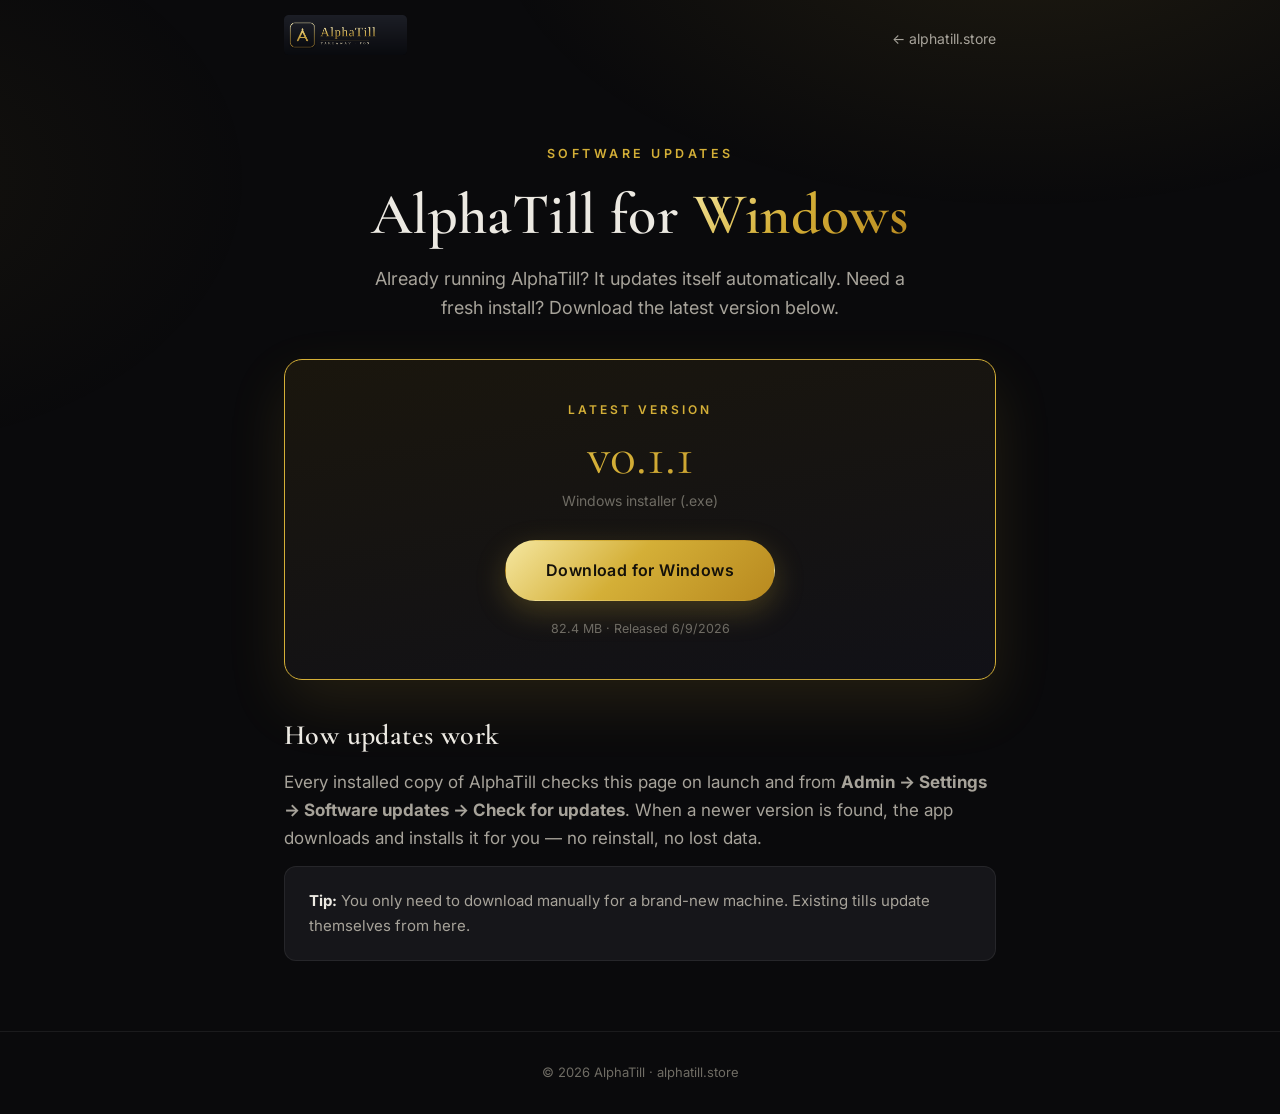
<file: updates/index.html>
<!DOCTYPE html>
<html lang="en">
<head>
<meta charset="UTF-8" />
<meta name="viewport" content="width=device-width, initial-scale=1.0" />
<title>Software Updates — AlphaTill</title>
<meta name="description" content="Download the latest version of AlphaTill for Windows. Installed apps update automatically from this page." />
<meta name="robots" content="noindex" />
<link rel="icon" href="../img/logo.png" />
<link rel="preconnect" href="https://fonts.googleapis.com" />
<link rel="preconnect" href="https://fonts.gstatic.com" crossorigin />
<link href="https://fonts.googleapis.com/css2?family=Cormorant+Garamond:wght@500;600;700&family=Inter:wght@400;500;600;700&display=swap" rel="stylesheet" />
<link rel="stylesheet" href="../css/style.css" />
<style>
.up-wrap { max-width: 760px; margin: 0 auto; padding: 0 24px; position: relative; z-index: 1; }
.up-head { display: flex; align-items: center; justify-content: space-between; height: 78px; }
.up-head img { height: 40px; }
.up-head a.back { font-size: 14px; color: var(--text-soft); }
.up-head a.back:hover { color: var(--gold-lite); }

.up-hero { text-align: center; padding: 60px 0 26px; }
.up-hero h1 { font-size: clamp(36px, 6vw, 58px); margin-bottom: 16px; }
.up-hero p { color: var(--text-soft); font-size: 18px; max-width: 540px; margin: 0 auto; }

.dl-card {
  background: linear-gradient(170deg, #1a160d, #111117);
  border: 1px solid var(--gold);
  border-radius: 18px;
  padding: 40px;
  text-align: center;
  box-shadow: 0 24px 60px rgba(212,175,55,0.12);
  margin: 10px 0 40px;
}
.dl-card .ver-eyebrow { font-size: 12px; letter-spacing: 3px; text-transform: uppercase; color: var(--gold); font-weight: 600; }
.dl-card .ver { font-family: var(--serif); font-size: 54px; line-height: 1.1; margin: 6px 0 4px; }
.dl-card .plat { color: var(--text-dim); font-size: 14px; margin-bottom: 28px; }
.dl-card .btn { font-size: 16px; padding: 16px 40px; }
.dl-card .meta { color: var(--text-dim); font-size: 12.5px; margin-top: 18px; }
.dl-card .err { color: var(--text-soft); font-size: 15px; }

.up-section { padding: 0 0 40px; }
.up-section h2 { font-size: 28px; margin-bottom: 16px; }
.up-section p { color: var(--text-soft); margin-bottom: 14px; }
.up-note { background: var(--bg-card); border: 1px solid var(--line-soft); border-radius: 12px; padding: 22px 24px; color: var(--text-soft); font-size: 15px; }
.up-note b { color: var(--text); }
footer.up-foot { border-top: 1px solid var(--line-soft); padding: 30px 0; text-align: center; color: var(--text-dim); font-size: 13px; margin-top: 30px; }
</style>
</head>
<body>

<header>
  <div class="up-wrap up-head">
    <a href="../index.html"><img src="../img/logo.png" alt="AlphaTill" /></a>
    <a class="back" href="../index.html">← alphatill.store</a>
  </div>
</header>

<div class="up-wrap">
  <div class="up-hero">
    <span class="eyebrow">Software updates</span>
    <h1>AlphaTill for <span class="gold-text">Windows</span></h1>
    <p>Already running AlphaTill? It updates itself automatically. Need a fresh install? Download the latest version below.</p>
  </div>

  <div class="dl-card" id="dlCard">
    <div class="ver-eyebrow">Latest version</div>
    <div class="ver gold-text" id="verNum">…</div>
    <div class="plat" id="relDate">Checking for the newest release…</div>
    <a class="btn btn-gold" id="dlBtn" href="#" style="display:none;">Download for Windows</a>
    <div class="err" id="dlErr" style="display:none;">No release has been published yet. Check back soon.</div>
    <div class="meta" id="dlMeta"></div>
  </div>

  <div class="up-section">
    <h2>How updates work</h2>
    <p>Every installed copy of AlphaTill checks this page on launch and from <b>Admin → Settings → Software updates → Check for updates</b>. When a newer version is found, the app downloads and installs it for you — no reinstall, no lost data.</p>
    <div class="up-note">
      <b>Tip:</b> You only need to download manually for a brand-new machine. Existing tills update themselves from here.
    </div>
  </div>
</div>

<footer class="up-foot">
  © 2026 AlphaTill · alphatill.store
</footer>

<script>
// Read electron-updater's latest.yml and present the newest build.
(function () {
  const verNum = document.getElementById('verNum');
  const relDate = document.getElementById('relDate');
  const dlBtn = document.getElementById('dlBtn');
  const dlErr = document.getElementById('dlErr');
  const dlMeta = document.getElementById('dlMeta');

  function showNoRelease() {
    verNum.textContent = '—';
    relDate.textContent = '';
    dlBtn.style.display = 'none';
    dlErr.style.display = 'block';
  }

  fetch('latest.yml', { cache: 'no-store' })
    .then(function (r) { if (!r.ok) throw new Error('no feed'); return r.text(); })
    .then(function (text) {
      const ver = (text.match(/^version:\s*(.+)$/m) || [])[1];
      // electron-updater lists the installer under files[].url (URL-encoded) and/or path:
      let file = (text.match(/url:\s*(.+)/) || [])[1] || (text.match(/^path:\s*(.+)$/m) || [])[1];
      const sizeM = (text.match(/size:\s*(\d+)/) || [])[1];
      const dateM = (text.match(/releaseDate:\s*['"]?([^'"\n]+)/) || [])[1];
      if (!ver || !file) return showNoRelease();

      file = file.trim().replace(/^['"]|['"]$/g, '');
      verNum.textContent = 'v' + ver.trim();
      relDate.textContent = 'Windows installer (.exe)';
      dlBtn.href = file;                 // relative to /updates/
      dlBtn.setAttribute('download', '');
      dlBtn.style.display = 'inline-block';
      dlErr.style.display = 'none';

      let meta = [];
      if (sizeM) meta.push((sizeM / 1048576).toFixed(1) + ' MB');
      if (dateM) { const d = new Date(dateM); if (!isNaN(d)) meta.push('Released ' + d.toLocaleDateString()); }
      dlMeta.textContent = meta.join(' · ');
    })
    .catch(showNoRelease);
})();
</script>
</body>
</html>
</file>
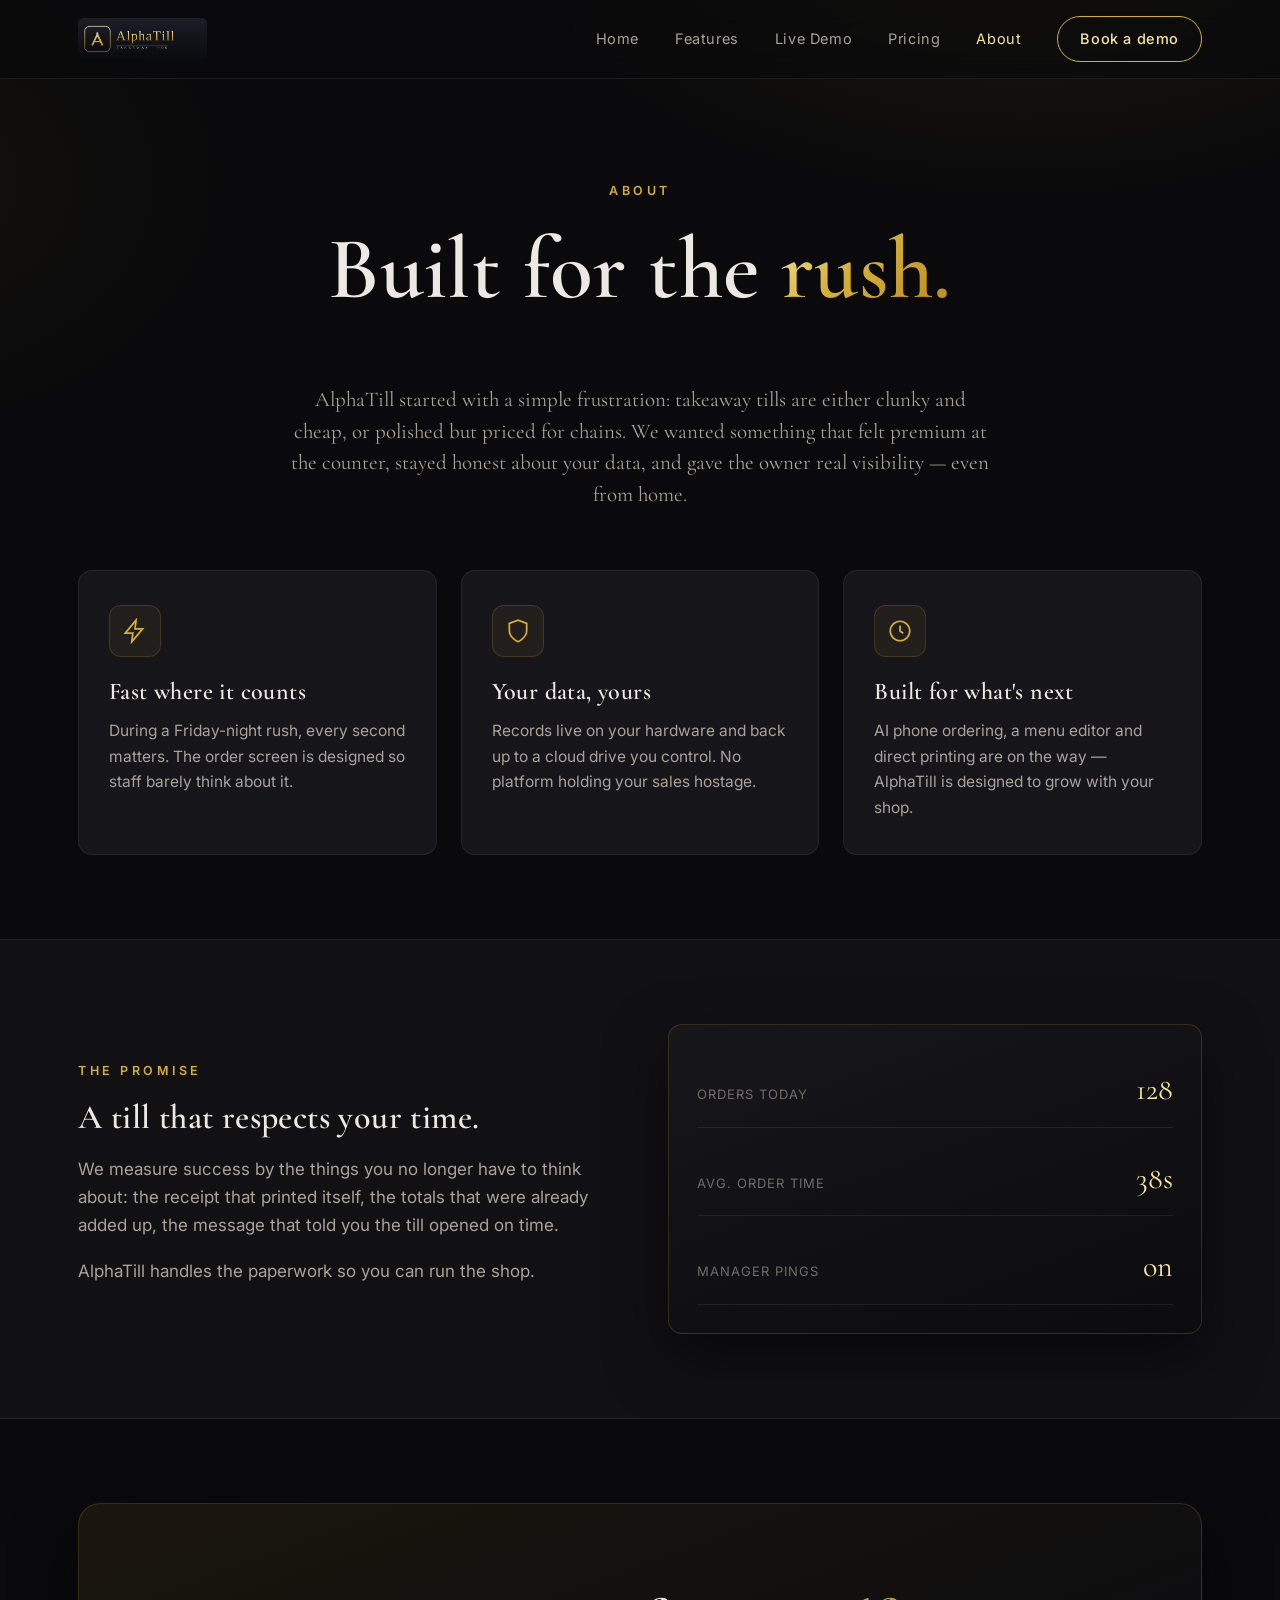
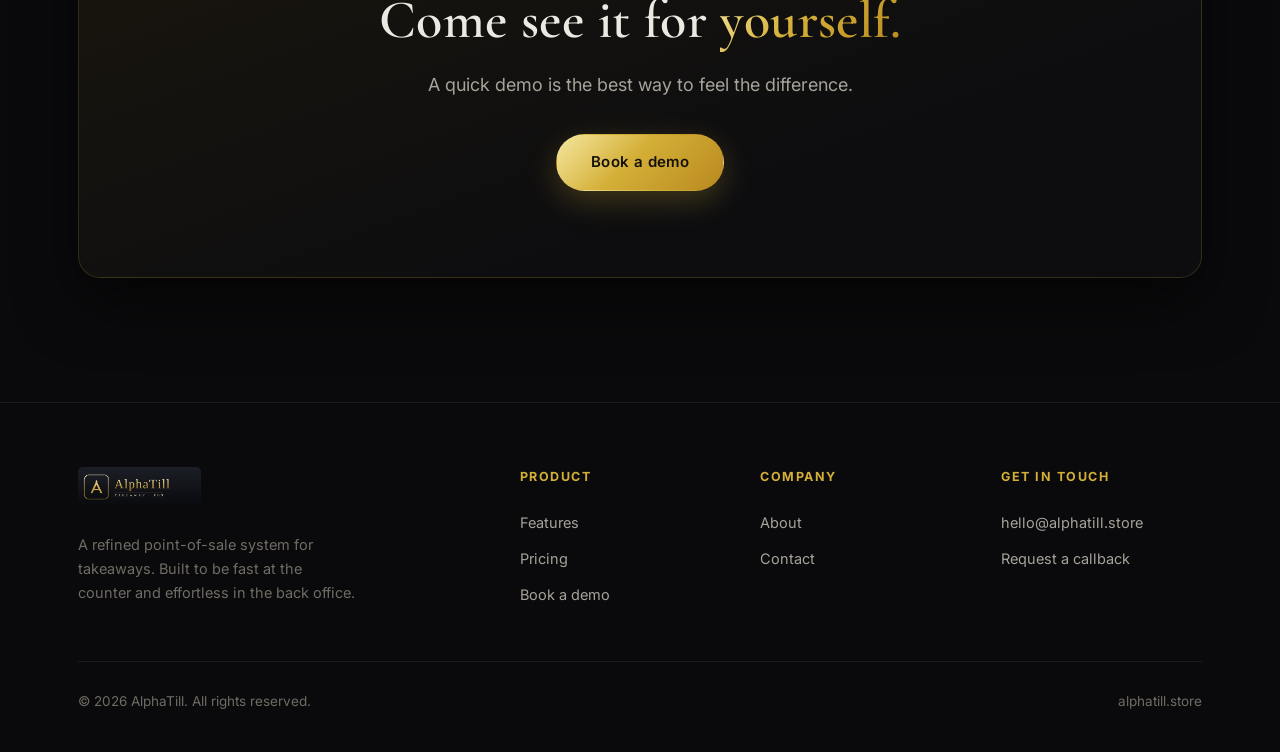
<file: about.html>
<!DOCTYPE html>
<html lang="en">
<head>
<meta charset="UTF-8" />
<meta name="viewport" content="width=device-width, initial-scale=1.0" />
<title>About — AlphaTill</title>
<meta name="description" content="AlphaTill was built by people who know the takeaway rush — a till that respects your time and your data." />
<link rel="icon" href="img/logo.png" />
<link rel="preconnect" href="https://fonts.googleapis.com" />
<link rel="preconnect" href="https://fonts.gstatic.com" crossorigin />
<link href="https://fonts.googleapis.com/css2?family=Cormorant+Garamond:wght@500;600;700&family=Inter:wght@400;500;600;700&display=swap" rel="stylesheet" />
<link rel="stylesheet" href="css/style.css" />
</head>
<body>

<header class="site">
  <div class="wrap nav">
    <a href="index.html" class="logo"><img src="img/logo.png" alt="AlphaTill" /></a>
    <nav class="nav-links">
      <a href="index.html">Home</a>
      <a href="features.html">Features</a>
      <a href="demo.html">Live Demo</a>
      <a href="pricing.html">Pricing</a>
      <a href="about.html" class="active">About</a>
      <a href="contact.html" class="nav-cta">Book a demo</a>
    </nav>
    <button class="menu-toggle" aria-label="Menu">☰</button>
  </div>
</header>

<section class="hero" style="padding-bottom:30px;">
  <div class="wrap">
    <span class="eyebrow">About</span>
    <h1>Built for the <span class="gold-text">rush.</span></h1>
  </div>
</section>

<section style="padding-top:10px;">
  <div class="wrap about-lead reveal">
    <p>AlphaTill started with a simple frustration: takeaway tills are either clunky and cheap, or polished but priced for chains. We wanted something that felt premium at the counter, stayed honest about your data, and gave the owner real visibility — even from home.</p>
  </div>

  <div class="wrap">
    <div class="values">
      <div class="card reveal">
        <div class="icon"><svg viewBox="0 0 24 24"><path d="M13 2L3 14h7l-1 8 10-12h-7l1-8z"/></svg></div>
        <h3>Fast where it counts</h3>
        <p>During a Friday-night rush, every second matters. The order screen is designed so staff barely think about it.</p>
      </div>
      <div class="card reveal">
        <div class="icon"><svg viewBox="0 0 24 24"><path d="M12 22s8-4 8-10V5l-8-3-8 3v7c0 6 8 10 8 10z"/></svg></div>
        <h3>Your data, yours</h3>
        <p>Records live on your hardware and back up to a cloud drive you control. No platform holding your sales hostage.</p>
      </div>
      <div class="card reveal">
        <div class="icon"><svg viewBox="0 0 24 24"><circle cx="12" cy="12" r="9"/><path d="M12 7v5l3 2"/></svg></div>
        <h3>Built for what's next</h3>
        <p>AI phone ordering, a menu editor and direct printing are on the way — AlphaTill is designed to grow with your shop.</p>
      </div>
    </div>
  </div>
</section>

<section style="background:var(--bg-soft); border-top:1px solid var(--line-soft); border-bottom:1px solid var(--line-soft);">
  <div class="wrap">
    <div class="feature-row" style="border:0;padding:0;">
      <div class="feature-text reveal">
        <span class="eyebrow">The promise</span>
        <h3>A till that respects your time.</h3>
        <p>We measure success by the things you no longer have to think about: the receipt that printed itself, the totals that were already added up, the message that told you the till opened on time.</p>
        <p>AlphaTill handles the paperwork so you can run the shop.</p>
      </div>
      <div class="feature-art reveal">
        <div class="art-stat"><span class="label">Orders today</span><span class="val">128</span></div>
        <div class="art-stat"><span class="label">Avg. order time</span><span class="val">38s</span></div>
        <div class="art-stat"><span class="label">Manager pings</span><span class="val">on</span></div>
      </div>
    </div>
  </div>
</section>

<section>
  <div class="wrap">
    <div class="cta-band reveal">
      <h2>Come see it for <span class="gold-text">yourself.</span></h2>
      <p>A quick demo is the best way to feel the difference.</p>
      <a href="contact.html" class="btn btn-gold">Book a demo</a>
    </div>
  </div>
</section>

<footer class="site">
  <div class="wrap">
    <div class="foot-grid">
      <div class="foot-brand"><img src="img/logo.png" alt="AlphaTill" /><p>A refined point-of-sale system for takeaways. Built to be fast at the counter and effortless in the back office.</p></div>
      <div class="foot-col"><h5>Product</h5><a href="features.html">Features</a><a href="pricing.html">Pricing</a><a href="contact.html">Book a demo</a></div>
      <div class="foot-col"><h5>Company</h5><a href="about.html">About</a><a href="contact.html">Contact</a></div>
      <div class="foot-col"><h5>Get in touch</h5><a href="mailto:hello@alphatill.store">hello@alphatill.store</a><a href="contact.html">Request a callback</a></div>
    </div>
    <div class="foot-bottom"><span>© 2026 AlphaTill. All rights reserved.</span><span>alphatill.store</span></div>
  </div>
</footer>

<script src="js/main.js"></script>
</body>
</html>
</file>
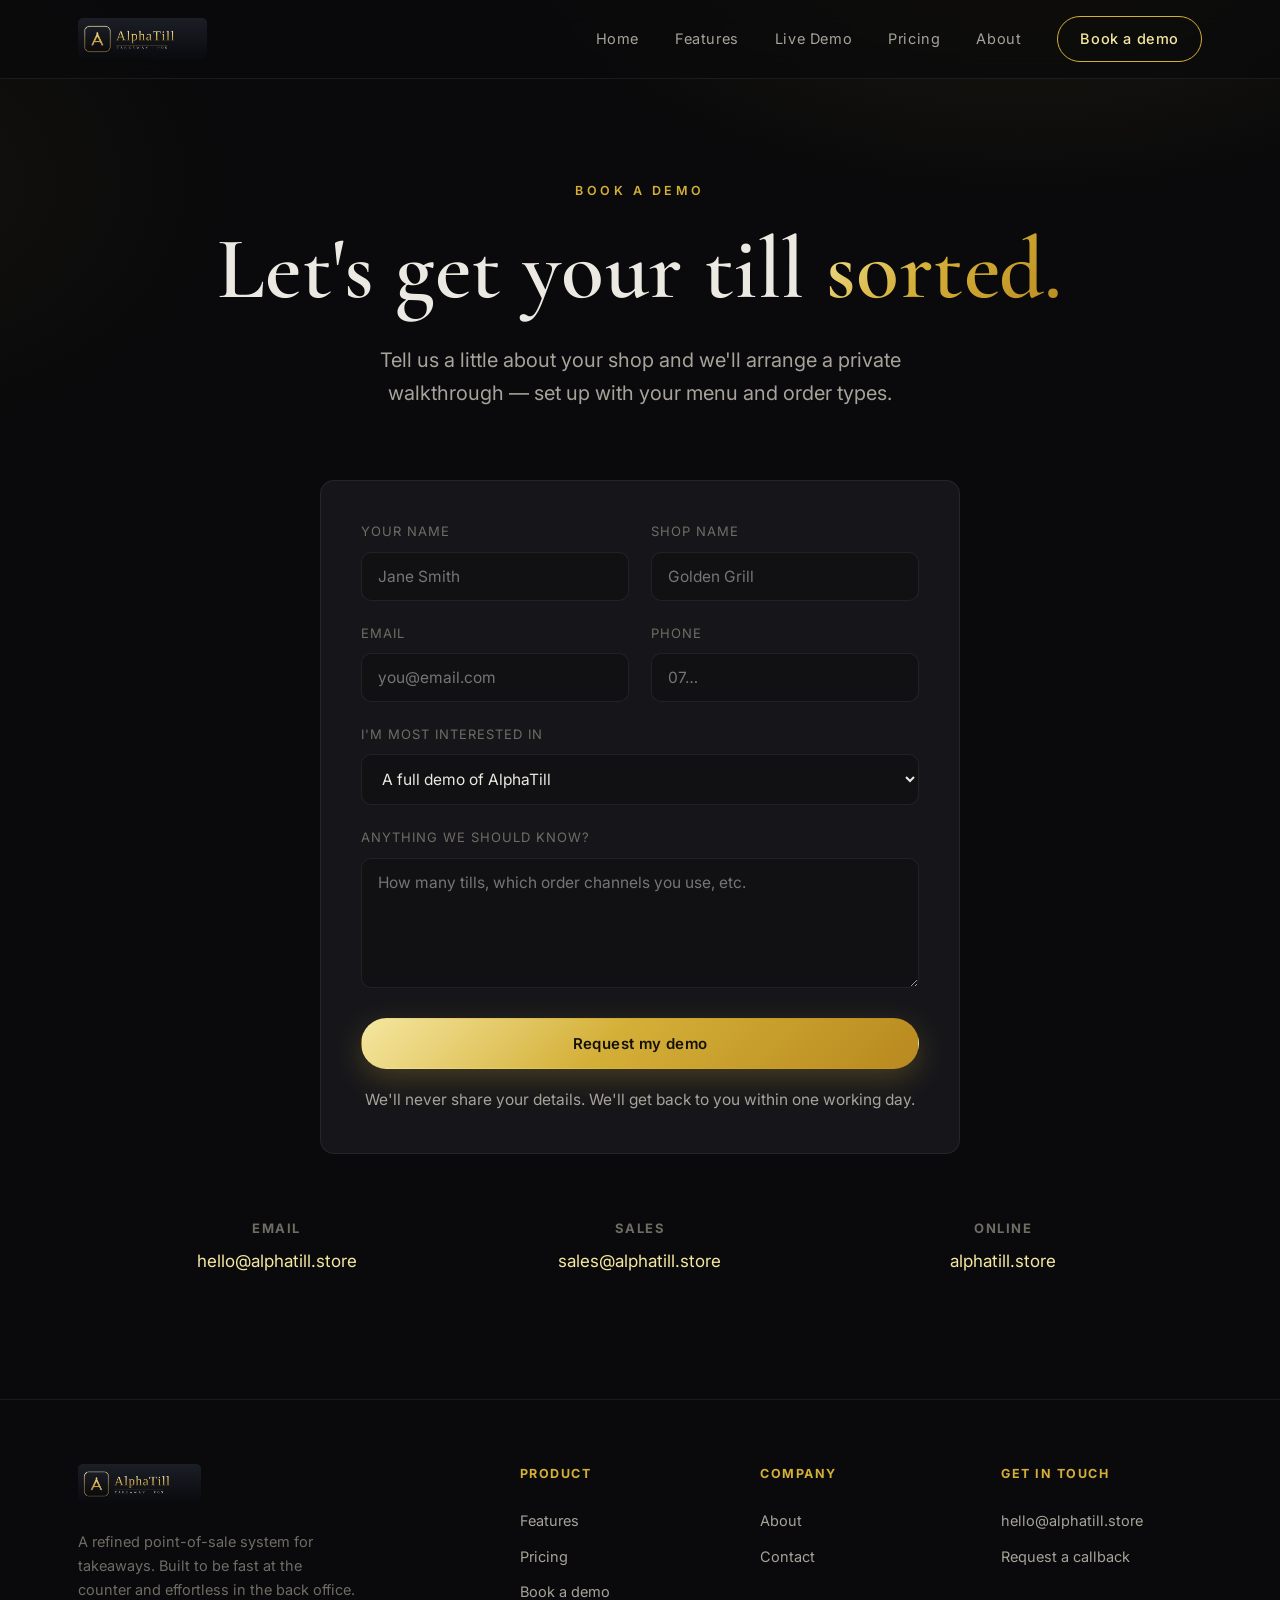
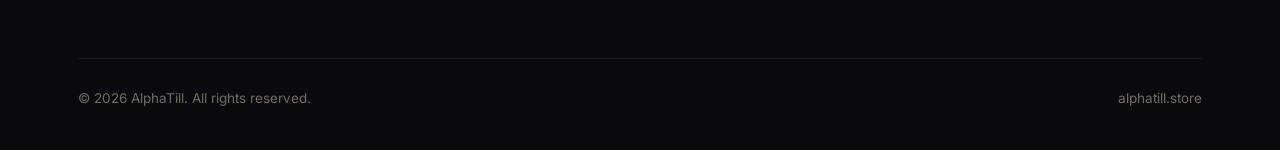
<file: contact.html>
<!DOCTYPE html>
<html lang="en">
<head>
<meta charset="UTF-8" />
<meta name="viewport" content="width=device-width, initial-scale=1.0" />
<title>Book a demo — AlphaTill</title>
<meta name="description" content="Book a private AlphaTill demo or request a callback. We'll set it up with your menu." />
<link rel="icon" href="img/logo.png" />
<link rel="preconnect" href="https://fonts.googleapis.com" />
<link rel="preconnect" href="https://fonts.gstatic.com" crossorigin />
<link href="https://fonts.googleapis.com/css2?family=Cormorant+Garamond:wght@500;600;700&family=Inter:wght@400;500;600;700&display=swap" rel="stylesheet" />
<link rel="stylesheet" href="css/style.css" />
</head>
<body>

<header class="site">
  <div class="wrap nav">
    <a href="index.html" class="logo"><img src="img/logo.png" alt="AlphaTill" /></a>
    <nav class="nav-links">
      <a href="index.html">Home</a>
      <a href="features.html">Features</a>
      <a href="demo.html">Live Demo</a>
      <a href="pricing.html">Pricing</a>
      <a href="about.html">About</a>
      <a href="contact.html" class="nav-cta active">Book a demo</a>
    </nav>
    <button class="menu-toggle" aria-label="Menu">☰</button>
  </div>
</header>

<section class="hero" style="padding-bottom:20px;">
  <div class="wrap">
    <span class="eyebrow">Book a demo</span>
    <h1>Let's get your till <span class="gold-text">sorted.</span></h1>
    <p class="lead">Tell us a little about your shop and we'll arrange a private walkthrough — set up with your menu and order types.</p>
  </div>
</section>

<section style="padding-top:10px;">
  <div class="wrap">
    <div class="form-wrap">

      <form id="demo-form" class="card" style="padding:40px;">
        <div class="form-grid">
          <div class="field">
            <label for="name">Your name</label>
            <input id="name" name="name" type="text" required placeholder="Jane Smith" />
          </div>
          <div class="field">
            <label for="shop">Shop name</label>
            <input id="shop" name="shop" type="text" placeholder="Golden Grill" />
          </div>
        </div>
        <div class="form-grid">
          <div class="field">
            <label for="email">Email</label>
            <input id="email" name="email" type="email" required placeholder="you@email.com" />
          </div>
          <div class="field">
            <label for="phone">Phone</label>
            <input id="phone" name="phone" type="tel" placeholder="07…" />
          </div>
        </div>
        <div class="field">
          <label for="interest">I'm most interested in</label>
          <select id="interest" name="interest">
            <option>A full demo of AlphaTill</option>
            <option>Pricing & which plan suits me</option>
            <option>AI phone ordering</option>
            <option>Moving from my current till</option>
            <option>Something else</option>
          </select>
        </div>
        <div class="field">
          <label for="message">Anything we should know?</label>
          <textarea id="message" name="message" placeholder="How many tills, which order channels you use, etc."></textarea>
        </div>
        <button type="submit" class="btn btn-gold" style="width:100%;">Request my demo</button>
        <p class="form-note">We'll never share your details. We'll get back to you within one working day.</p>
      </form>

      <div id="form-ok" class="card reveal in" style="display:none; text-align:center; padding:54px 40px;">
        <div style="font-size:46px; margin-bottom:14px;" class="gold-text">✓</div>
        <h2 style="font-size:34px; margin-bottom:12px;">Thank you.</h2>
        <p style="color:var(--text-soft);">Your request is in. We'll be in touch within one working day to arrange your walkthrough.</p>
        <div style="margin-top:26px;"><a href="index.html" class="btn btn-ghost">Back to home</a></div>
      </div>

    </div>

    <div class="wrap contact-info">
      <div class="ci"><h4>Email</h4><p>hello@alphatill.store</p></div>
      <div class="ci"><h4>Sales</h4><p>sales@alphatill.store</p></div>
      <div class="ci"><h4>Online</h4><p>alphatill.store</p></div>
    </div>
  </div>
</section>

<footer class="site">
  <div class="wrap">
    <div class="foot-grid">
      <div class="foot-brand"><img src="img/logo.png" alt="AlphaTill" /><p>A refined point-of-sale system for takeaways. Built to be fast at the counter and effortless in the back office.</p></div>
      <div class="foot-col"><h5>Product</h5><a href="features.html">Features</a><a href="pricing.html">Pricing</a><a href="contact.html">Book a demo</a></div>
      <div class="foot-col"><h5>Company</h5><a href="about.html">About</a><a href="contact.html">Contact</a></div>
      <div class="foot-col"><h5>Get in touch</h5><a href="mailto:hello@alphatill.store">hello@alphatill.store</a><a href="contact.html">Request a callback</a></div>
    </div>
    <div class="foot-bottom"><span>© 2026 AlphaTill. All rights reserved.</span><span>alphatill.store</span></div>
  </div>
</footer>

<script src="js/main.js"></script>
</body>
</html>
</file>
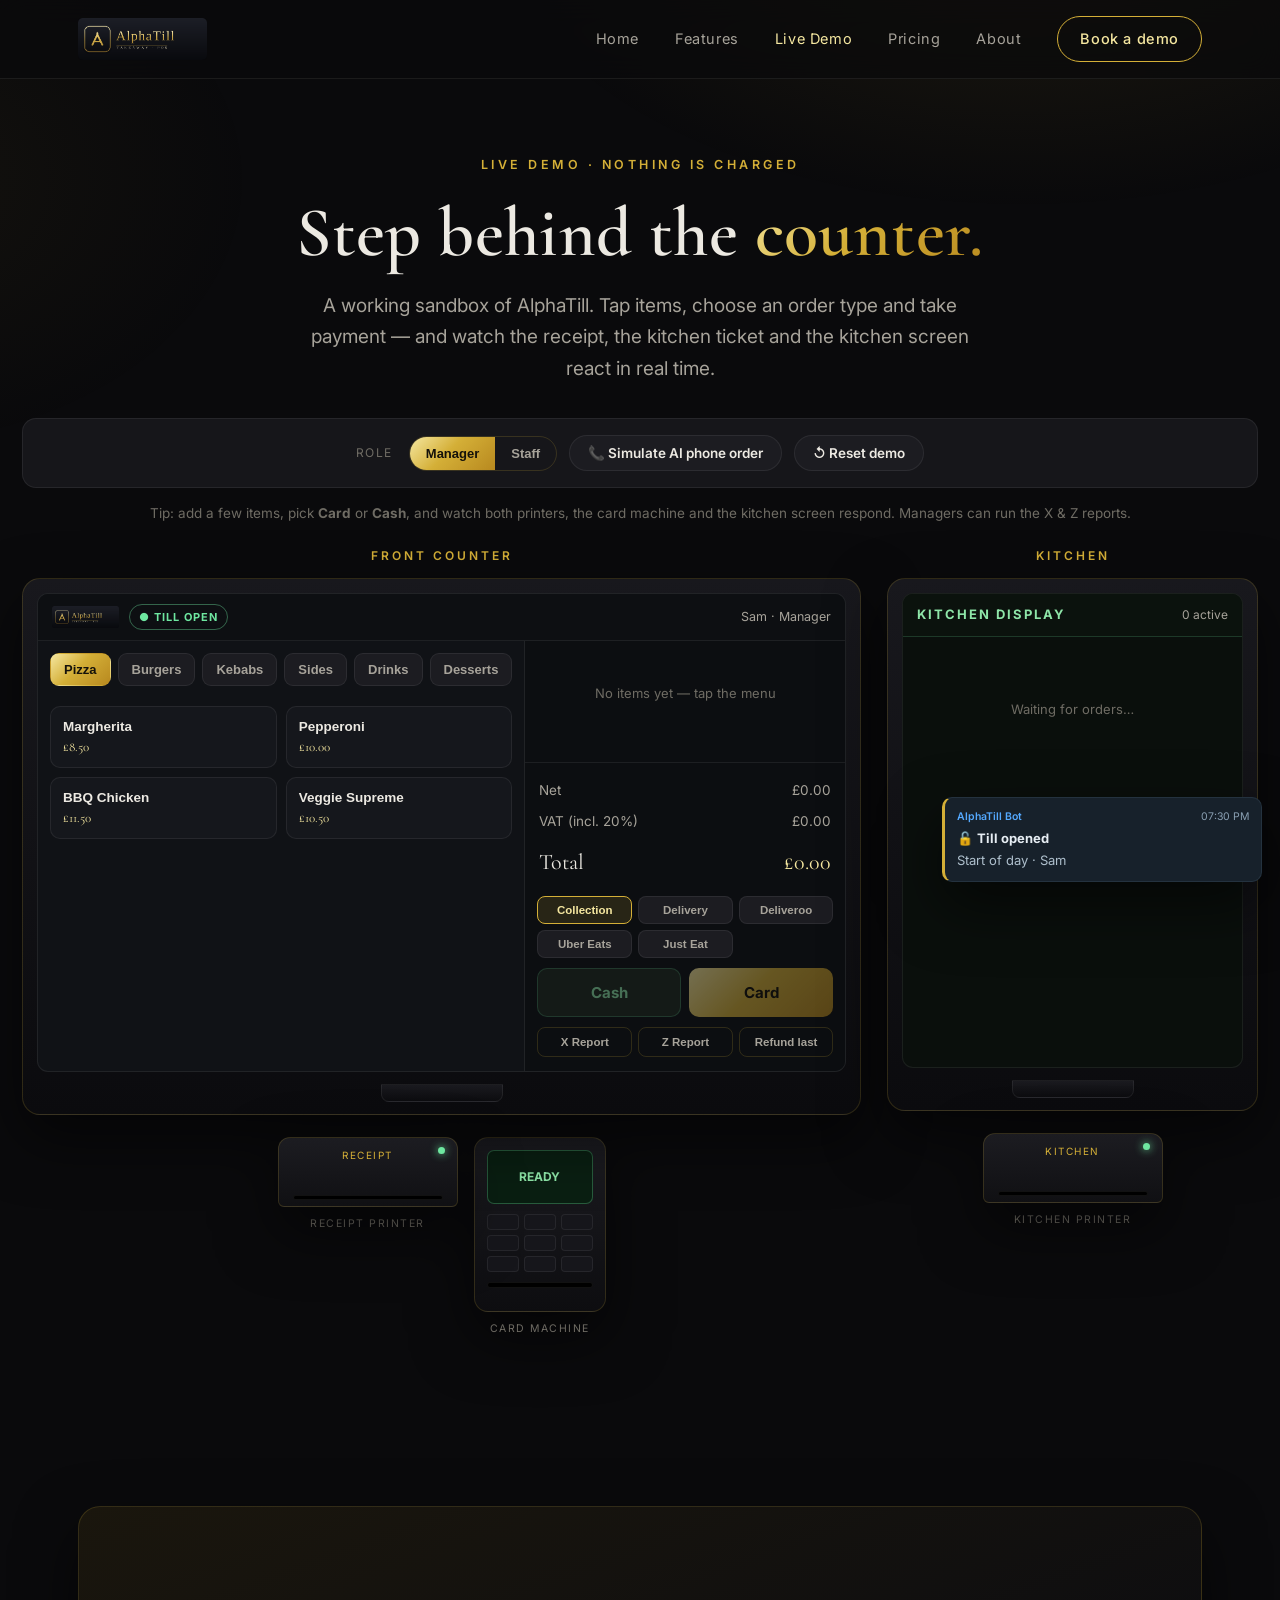
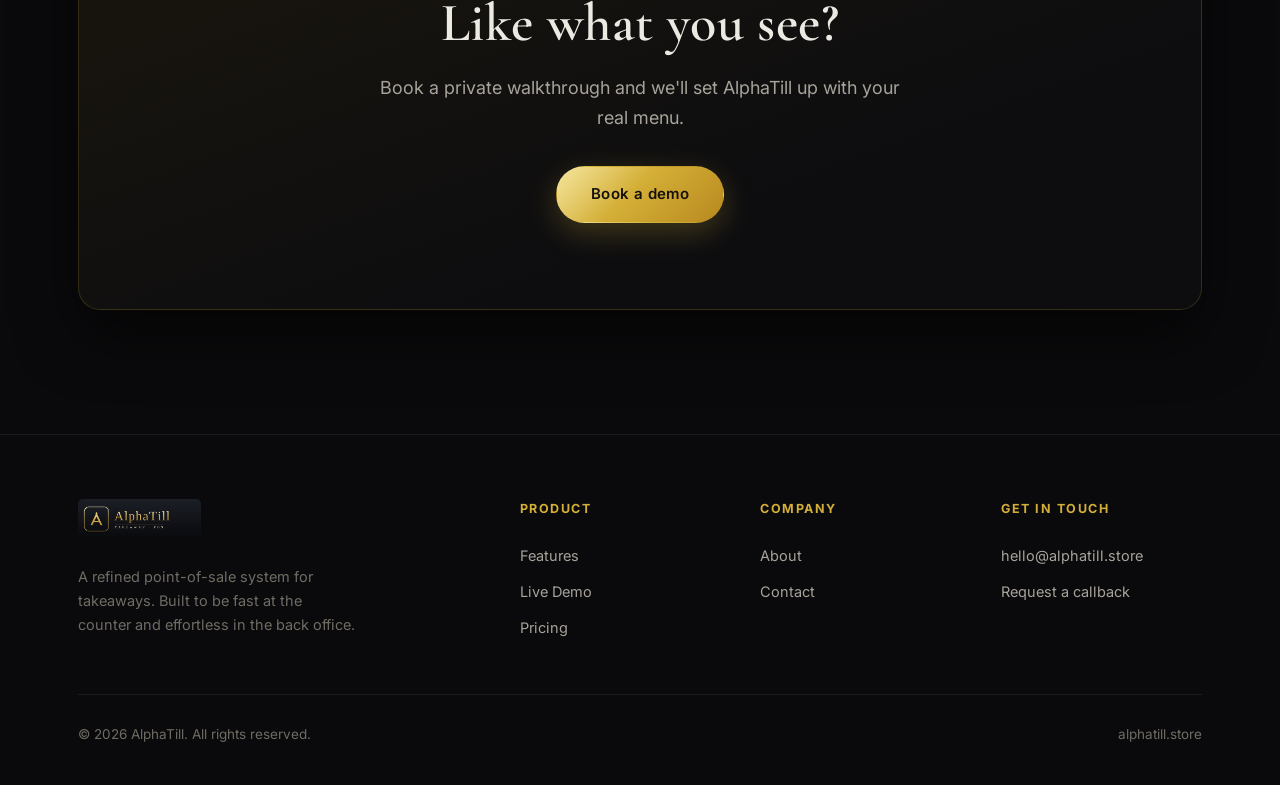
<file: demo.html>
<!DOCTYPE html>
<html lang="en">
<head>
<meta charset="UTF-8" />
<meta name="viewport" content="width=device-width, initial-scale=1.0" />
<title>Live Demo — AlphaTill</title>
<meta name="description" content="Step behind the counter. A working sandbox of AlphaTill — take an order, take payment, and watch the receipt, kitchen ticket and kitchen screen react live." />
<link rel="icon" href="img/logo.png" />
<link rel="preconnect" href="https://fonts.googleapis.com" />
<link rel="preconnect" href="https://fonts.gstatic.com" crossorigin />
<link href="https://fonts.googleapis.com/css2?family=Cormorant+Garamond:wght@500;600;700&family=Inter:wght@400;500;600;700&display=swap" rel="stylesheet" />
<link rel="stylesheet" href="css/style.css" />
<style>
/* ===================== DEMO STAGE ===================== */
.demo-hero { padding: 70px 0 24px; text-align: center; }
.demo-hero h1 { font-size: clamp(40px, 6vw, 70px); margin-bottom: 18px; }
.demo-hero .lead { font-size: 19px; color: var(--text-soft); max-width: 660px; margin: 0 auto; }

.demo-wrap { max-width: 1280px; margin: 0 auto; padding: 0 22px; position: relative; z-index: 1; }

.demo-toolbar {
  display: flex; flex-wrap: wrap; gap: 12px; align-items: center; justify-content: center;
  background: var(--bg-card); border: 1px solid var(--line-soft); border-radius: 14px;
  padding: 16px; margin-bottom: 14px;
}
.demo-toolbar .tb-label { font-size: 12px; letter-spacing: 1.5px; text-transform: uppercase; color: var(--text-dim); margin-right: 4px; }
.tb-btn {
  font-family: var(--sans); font-size: 13.5px; font-weight: 600; cursor: pointer;
  background: var(--bg-elev); color: var(--text); border: 1px solid var(--line-soft);
  border-radius: 999px; padding: 9px 18px; transition: all .2s ease;
}
.tb-btn:hover { border-color: var(--gold); color: var(--gold-lite); }
.tb-btn.gold { background: var(--gold-grad); color: #14110a; border-color: transparent; }
.role-switch { display: inline-flex; border: 1px solid var(--line); border-radius: 999px; overflow: hidden; }
.role-switch button { background: transparent; border: 0; color: var(--text-soft); padding: 9px 16px; cursor: pointer; font-size: 13px; font-weight: 600; }
.role-switch button.on { background: var(--gold-grad); color: #14110a; }

.demo-hint { text-align: center; color: var(--text-dim); font-size: 13.5px; margin-bottom: 22px; }

.demo-grid { display: grid; grid-template-columns: 1.45fr 1fr; gap: 26px; align-items: start; }
.device-label {
  font-size: 12px; letter-spacing: 3px; text-transform: uppercase; color: var(--gold);
  text-align: center; margin-bottom: 12px; font-weight: 600;
}

/* ---- Monitor (bezel) ---- */
.monitor {
  border-radius: 18px; border: 1px solid var(--line);
  background: linear-gradient(180deg, #18181d, #0b0b0e);
  padding: 14px; box-shadow: var(--shadow); position: relative;
}
.monitor::after {
  content: ""; display: block; width: 120px; height: 16px; margin: 12px auto -2px;
  background: linear-gradient(180deg, #1a1a1f, #0c0c0f); border: 1px solid var(--line-soft);
  border-radius: 0 0 8px 8px;
}
.screen { background: #101216; border: 1px solid var(--line-soft); border-radius: 11px; overflow: hidden; }

/* ---- Till (main monitor) ---- */
.till-top {
  display: flex; align-items: center; justify-content: space-between;
  padding: 10px 14px; border-bottom: 1px solid var(--line-soft); background: #0d0f12;
}
.till-top .brand { display: flex; align-items: center; gap: 10px; }
.till-top img { height: 22px; }
.till-top .open-pill { font-size: 11px; font-weight: 700; letter-spacing: 1px; color: #6ee7a0; border: 1px solid rgba(110,231,160,.4); border-radius: 999px; padding: 3px 9px; }
.till-top .staff { font-size: 12.5px; color: var(--text-soft); }

.till-body { display: grid; grid-template-columns: 1fr 320px; min-height: 430px; }
.menu-side { padding: 12px; border-right: 1px solid var(--line-soft); }
.cats { display: flex; gap: 7px; overflow-x: auto; padding-bottom: 10px; }
.cats button {
  white-space: nowrap; background: var(--bg-elev); border: 1px solid var(--line-soft);
  color: var(--text-soft); border-radius: 9px; padding: 8px 13px; font-size: 13px; cursor: pointer; font-weight: 600;
}
.cats button.on { background: var(--gold-grad); color: #14110a; border-color: transparent; }
.items { display: grid; grid-template-columns: repeat(2, 1fr); gap: 9px; margin-top: 10px; }
.items button {
  text-align: left; background: #15171c; border: 1px solid var(--line-soft); border-radius: 10px;
  padding: 12px; cursor: pointer; color: var(--text); transition: all .15s ease;
}
.items button:hover { border-color: var(--gold); transform: translateY(-2px); }
.items button .nm { display: block; font-size: 13.5px; font-weight: 600; margin-bottom: 5px; }
.items button .pr { font-size: 13px; color: var(--gold-lite); font-family: var(--serif); }

.order-side { display: flex; flex-direction: column; background: #0c0e11; }
.order-lines { flex: 1; padding: 12px; overflow-y: auto; max-height: 230px; }
.order-lines .empty { color: var(--text-dim); font-size: 13px; text-align: center; padding: 30px 0; }
.oline { display: flex; align-items: center; justify-content: space-between; padding: 8px 0; border-bottom: 1px solid var(--line-soft); }
.oline .l { display: flex; align-items: center; gap: 9px; }
.oline .qty { background: var(--bg-elev); border: 1px solid var(--line); color: var(--gold-lite); border-radius: 6px; min-width: 24px; text-align: center; font-size: 12.5px; padding: 2px 4px; }
.oline .nm2 { font-size: 13px; }
.oline .lp { font-size: 13px; color: var(--text-soft); font-family: var(--serif); }
.oline .rm { background: none; border: 0; color: var(--text-dim); cursor: pointer; font-size: 15px; margin-left: 6px; }
.oline .rm:hover { color: #e88; }

.order-totals { padding: 12px 14px; border-top: 1px solid var(--line-soft); font-size: 13.5px; color: var(--text-soft); }
.order-totals > div { display: flex; justify-content: space-between; padding: 4px 0; }
.order-totals .grand { font-family: var(--serif); font-size: 22px; color: var(--text); padding-top: 8px; }
.order-totals .grand span { color: var(--gold-lite); }

.types { display: grid; grid-template-columns: repeat(3, 1fr); gap: 6px; padding: 0 12px 10px; }
.types button { font-size: 11.5px; padding: 7px 4px; border-radius: 8px; border: 1px solid var(--line-soft); background: var(--bg-elev); color: var(--text-soft); cursor: pointer; font-weight: 600; }
.types button.on { background: rgba(212,175,55,.14); border-color: var(--gold); color: var(--gold-lite); }

.pay-row { display: grid; grid-template-columns: 1fr 1fr; gap: 8px; padding: 0 12px 10px; }
.pay { padding: 14px; border-radius: 10px; border: 0; cursor: pointer; font-weight: 700; font-size: 15px; font-family: var(--sans); }
.pay.cash { background: #1f2a20; color: #8ee6a8; border: 1px solid rgba(110,231,160,.35); }
.pay.card { background: var(--gold-grad); color: #14110a; }
.pay:disabled { opacity: .45; cursor: not-allowed; }

.admin-row { display: grid; grid-template-columns: 1fr 1fr 1fr; gap: 6px; padding: 0 12px 14px; }
.admin-row button { font-size: 11.5px; padding: 8px 4px; border-radius: 8px; border: 1px solid var(--line); background: transparent; color: var(--text-soft); cursor: pointer; font-weight: 600; }
.admin-row button:hover { border-color: var(--gold); color: var(--gold-lite); }
.admin-row.hidden { display: none; }

/* ---- Kitchen monitor ---- */
.kitchen-monitor .screen { background: #0a0f0c; }
.kds-top { display: flex; align-items: center; justify-content: space-between; padding: 10px 14px; border-bottom: 1px solid rgba(110,231,160,.18); background: #0b120d; }
.kds-top .t { font-size: 13px; letter-spacing: 2px; text-transform: uppercase; color: #8ee6a8; font-weight: 700; }
.kds-top .c { font-size: 12px; color: var(--text-soft); }
.kds-body { padding: 12px; min-height: 430px; max-height: 560px; overflow-y: auto; display: flex; flex-direction: column; gap: 10px; }
.kds-empty { color: var(--text-dim); font-size: 13px; text-align: center; padding: 50px 0; }
.ticket { border: 1px solid rgba(110,231,160,.25); border-radius: 10px; background: #0e1611; overflow: hidden; animation: ticketIn .35s ease; }
@keyframes ticketIn { from { opacity: 0; transform: translateY(-8px); } to { opacity: 1; transform: none; } }
.ticket .th { display: flex; justify-content: space-between; align-items: center; padding: 9px 12px; background: #102016; border-bottom: 1px dashed rgba(110,231,160,.25); }
.ticket .th .no { font-weight: 700; color: #8ee6a8; font-size: 13.5px; }
.ticket .th .badge { font-size: 10.5px; letter-spacing: .5px; text-transform: uppercase; border: 1px solid var(--line); border-radius: 999px; padding: 2px 8px; color: var(--text-soft); }
.ticket .th .tm { font-size: 11px; color: var(--text-dim); }
.ticket .tl { padding: 10px 12px; }
.ticket .tl div { font-size: 13px; color: var(--text); padding: 3px 0; }
.ticket .tl .q { color: var(--gold-lite); font-weight: 700; margin-right: 6px; }
.ticket .bump { width: 100%; border: 0; background: #16241a; color: #8ee6a8; padding: 9px; cursor: pointer; font-weight: 700; font-size: 12.5px; border-top: 1px solid rgba(110,231,160,.2); }
.ticket .bump:hover { background: #1c3023; }
.ticket.ready { opacity: .6; border-color: var(--line-soft); }
.ticket.ready .bump { background: #14110a; color: var(--gold-lite); }

/* ---- Peripherals ---- */
.peripherals { display: flex; gap: 16px; justify-content: center; margin-top: 22px; flex-wrap: wrap; }

.device { display: flex; flex-direction: column; align-items: center; }
.device .dlabel { font-size: 10.5px; letter-spacing: 1.5px; text-transform: uppercase; color: var(--text-dim); margin-top: 8px; }

/* printer */
.printer { width: 180px; }
.printer-body {
  height: 70px; border-radius: 12px 12px 6px 6px; border: 1px solid var(--line);
  background: linear-gradient(180deg, #1c1c21, #101013); position: relative; box-shadow: var(--shadow);
  display: flex; align-items: flex-start; justify-content: center;
}
.printer-body .pname { font-size: 10px; letter-spacing: 1.5px; text-transform: uppercase; color: var(--gold); margin-top: 9px; }
.printer-slot { position: absolute; bottom: 6px; left: 14px; right: 14px; height: 5px; border-radius: 4px; background: #000; border: 1px solid var(--line-soft); }
.printer-led { position: absolute; top: 9px; right: 12px; width: 7px; height: 7px; border-radius: 50%; background: #6ee7a0; box-shadow: 0 0 8px #6ee7a0; }
.paper-tray { width: 158px; margin: 0 auto; overflow: hidden; }
.paper {
  background: #f6f3ea; color: #1a1a1a; font-family: ui-monospace, "Courier New", monospace; font-size: 10px; line-height: 1.5;
  padding: 0 12px; border-radius: 0 0 4px 4px;
  max-height: 0; opacity: 0; transform: translateY(-12px);
  transition: max-height .8s ease, opacity .4s ease, transform .5s ease;
  box-shadow: 0 10px 24px rgba(0,0,0,.5);
}
.paper.out { max-height: 420px; opacity: 1; transform: translateY(0); padding: 12px; }
.paper .ct { text-align: center; }
.paper .b { font-weight: 700; }
.paper hr { border: 0; border-top: 1px dashed #999; margin: 6px 0; }
.paper .rowp { display: flex; justify-content: space-between; }

/* card machine */
.cardmachine { width: 132px; border-radius: 14px; border: 1px solid var(--line); background: linear-gradient(180deg, #1c1c21, #0d0d10); padding: 12px; box-shadow: var(--shadow); }
.cm-screen { background: #0a1f12; color: #8ee6a8; border: 1px solid rgba(110,231,160,.3); border-radius: 7px; height: 54px; display: flex; align-items: center; justify-content: center; text-align: center; font-size: 12px; font-weight: 700; padding: 4px; }
.cm-screen.amount { color: var(--gold-lite); }
.cm-screen.ok { background: #0c2a17; color: #7dffb0; }
.cm-keys { display: grid; grid-template-columns: repeat(3, 1fr); gap: 5px; margin: 10px 0; }
.cm-keys span { height: 16px; border-radius: 4px; background: #16161b; border: 1px solid var(--line-soft); }
.cm-slot { height: 6px; background: #000; border: 1px solid var(--line-soft); border-radius: 4px; }
.cm-card { height: 5px; margin: 6px auto 0; width: 70%; border-radius: 3px; background: var(--gold-grad); opacity: 0; transition: opacity .3s, transform .5s; transform: translateY(8px); }
.cm-card.in { opacity: 1; transform: translateY(0); }

/* ---- Telegram feed ---- */
.tg-feed { position: fixed; right: 18px; bottom: 18px; width: 320px; max-width: calc(100vw - 36px); z-index: 60; display: flex; flex-direction: column; gap: 8px; pointer-events: none; }
.tg-msg { background: #17212b; border: 1px solid #24323f; border-left: 3px solid var(--gold); border-radius: 10px; padding: 10px 12px; font-size: 13px; color: #e6edf3; box-shadow: var(--shadow); animation: tgIn .3s ease; }
.tg-msg .tg-h { display: flex; justify-content: space-between; font-size: 10.5px; color: #8aa0b3; margin-bottom: 3px; }
.tg-msg .tg-h b { color: #54a9ff; font-weight: 600; }
@keyframes tgIn { from { opacity: 0; transform: translateX(20px); } to { opacity: 1; transform: none; } }
.tg-toggle { position: fixed; right: 18px; bottom: 18px; z-index: 61; background: var(--gold-grad); color: #14110a; border: 0; border-radius: 999px; padding: 10px 16px; font-weight: 700; cursor: pointer; font-size: 12.5px; display: none; }

/* ---- Overlays ---- */
.overlay { position: fixed; inset: 0; background: rgba(5,5,7,.75); backdrop-filter: blur(4px); z-index: 70; display: none; align-items: center; justify-content: center; padding: 20px; }
.overlay.show { display: flex; }
.sheet { width: 100%; max-width: 440px; background: var(--bg-card); border: 1px solid var(--line); border-radius: 16px; box-shadow: var(--shadow); overflow: hidden; max-height: 88vh; display: flex; flex-direction: column; }
.sheet-head { padding: 18px 22px; border-bottom: 1px solid var(--line-soft); display: flex; justify-content: space-between; align-items: center; }
.sheet-head h3 { font-size: 24px; }
.sheet-head .x { background: none; border: 0; color: var(--text-soft); font-size: 22px; cursor: pointer; }
.sheet-body { padding: 22px; overflow-y: auto; }
.sheet-body .due { text-align: center; margin-bottom: 18px; }
.sheet-body .due .lbl { font-size: 12px; letter-spacing: 1.5px; text-transform: uppercase; color: var(--text-dim); }
.sheet-body .due .amt { font-family: var(--serif); font-size: 48px; color: var(--gold-lite); }
.tender { display: grid; grid-template-columns: repeat(4, 1fr); gap: 8px; margin-bottom: 16px; }
.tender button { padding: 14px 4px; border-radius: 10px; border: 1px solid var(--line-soft); background: var(--bg-elev); color: var(--text); cursor: pointer; font-weight: 700; }
.tender button:hover { border-color: var(--gold); }
.change-box { text-align: center; padding: 14px; border: 1px dashed var(--line); border-radius: 10px; margin-bottom: 16px; color: var(--text-soft); }
.change-box b { color: #8ee6a8; font-size: 22px; font-family: var(--serif); display: block; }

.report-row { display: flex; justify-content: space-between; padding: 9px 0; border-bottom: 1px solid var(--line-soft); font-size: 14.5px; color: var(--text-soft); }
.report-row b { color: var(--text); }
.report-h { font-size: 12px; letter-spacing: 2px; text-transform: uppercase; color: var(--gold); margin: 18px 0 8px; }
.report-big { display: flex; justify-content: space-between; font-family: var(--serif); font-size: 26px; padding: 10px 0; }
.report-big span:last-child { color: var(--gold-lite); }

@media (max-width: 1024px) {
  .demo-grid { grid-template-columns: 1fr; }
  .till-body { grid-template-columns: 1fr; }
  .order-side { border-top: 1px solid var(--line-soft); }
  .menu-side { border-right: 0; }
}
@media (max-width: 640px) {
  .items { grid-template-columns: 1fr 1fr; }
  .tg-feed { display: none; }
  .tg-feed.open { display: flex; }
  .tg-toggle { display: block; }
}
</style>
</head>
<body>

<header class="site">
  <div class="wrap nav">
    <a href="index.html" class="logo"><img src="img/logo.png" alt="AlphaTill" /></a>
    <nav class="nav-links">
      <a href="index.html">Home</a>
      <a href="features.html">Features</a>
      <a href="demo.html" class="active">Live Demo</a>
      <a href="pricing.html">Pricing</a>
      <a href="about.html">About</a>
      <a href="contact.html" class="nav-cta">Book a demo</a>
    </nav>
    <button class="menu-toggle" aria-label="Menu">☰</button>
  </div>
</header>

<section class="demo-hero">
  <div class="wrap">
    <span class="eyebrow">Live demo · nothing is charged</span>
    <h1>Step behind the <span class="gold-text">counter.</span></h1>
    <p class="lead">A working sandbox of AlphaTill. Tap items, choose an order type and take payment — and watch the receipt, the kitchen ticket and the kitchen screen react in real time.</p>
  </div>
</section>

<section class="demo-stage-section" style="padding-top:10px;">
  <div class="demo-wrap">

    <div class="demo-toolbar">
      <span class="tb-label">Role</span>
      <div class="role-switch" id="roleSwitch">
        <button data-role="manager" class="on">Manager</button>
        <button data-role="staff">Staff</button>
      </div>
      <button class="tb-btn" id="btnAI">📞 Simulate AI phone order</button>
      <button class="tb-btn" id="btnReset">↺ Reset demo</button>
    </div>
    <p class="demo-hint">Tip: add a few items, pick <b>Card</b> or <b>Cash</b>, and watch both printers, the card machine and the kitchen screen respond. Managers can run the X &amp; Z reports.</p>

    <div class="demo-grid">

      <!-- FRONT COUNTER -->
      <div class="counter-col">
        <div class="device-label">Front counter</div>
        <div class="monitor main-monitor">
          <div class="screen">
            <div class="till-top">
              <div class="brand"><img src="img/logo.png" alt="" /><span class="open-pill">● TILL OPEN</span></div>
              <span class="staff" id="staffLabel">Sam · Manager</span>
            </div>
            <div class="till-body">
              <div class="menu-side">
                <div class="cats" id="cats"></div>
                <div class="items" id="items"></div>
              </div>
              <div class="order-side">
                <div class="order-lines" id="orderLines"><div class="empty">No items yet — tap the menu</div></div>
                <div class="order-totals">
                  <div>Net <span id="netTotal">£0.00</span></div>
                  <div>VAT (incl. 20%) <span id="vatTotal">£0.00</span></div>
                  <div class="grand">Total <span id="grandTotal">£0.00</span></div>
                </div>
                <div class="types" id="types"></div>
                <div class="pay-row">
                  <button class="pay cash" id="payCash">Cash</button>
                  <button class="pay card" id="payCard">Card</button>
                </div>
                <div class="admin-row" id="adminRow">
                  <button id="btnX">X Report</button>
                  <button id="btnZ">Z Report</button>
                  <button id="btnRefund">Refund last</button>
                </div>
              </div>
            </div>
          </div>
        </div>

        <div class="peripherals">
          <div class="device">
            <div class="printer">
              <div class="printer-body"><span class="pname">Receipt</span><span class="printer-led"></span><span class="printer-slot"></span></div>
              <div class="paper-tray"><div class="paper" id="receiptPaper"></div></div>
            </div>
            <span class="dlabel">Receipt printer</span>
          </div>
          <div class="device">
            <div class="cardmachine">
              <div class="cm-screen" id="cmScreen">READY</div>
              <div class="cm-keys"><span></span><span></span><span></span><span></span><span></span><span></span><span></span><span></span><span></span></div>
              <div class="cm-slot"></div>
              <div class="cm-card" id="cmCard"></div>
            </div>
            <span class="dlabel">Card machine</span>
          </div>
        </div>
      </div>

      <!-- KITCHEN -->
      <div class="kitchen-col">
        <div class="device-label">Kitchen</div>
        <div class="monitor kitchen-monitor">
          <div class="screen">
            <div class="kds-top"><span class="t">Kitchen Display</span><span class="c" id="kdsCount">0 active</span></div>
            <div class="kds-body" id="kdsBody"><div class="kds-empty">Waiting for orders…</div></div>
          </div>
        </div>
        <div class="peripherals">
          <div class="device">
            <div class="printer">
              <div class="printer-body"><span class="pname">Kitchen</span><span class="printer-led"></span><span class="printer-slot"></span></div>
              <div class="paper-tray"><div class="paper" id="kitchenPaper"></div></div>
            </div>
            <span class="dlabel">Kitchen printer</span>
          </div>
        </div>
      </div>

    </div>
  </div>
</section>

<section>
  <div class="wrap">
    <div class="cta-band reveal in">
      <h2>Like what you see?</h2>
      <p>Book a private walkthrough and we'll set AlphaTill up with your real menu.</p>
      <a href="contact.html" class="btn btn-gold">Book a demo</a>
    </div>
  </div>
</section>

<footer class="site">
  <div class="wrap">
    <div class="foot-grid">
      <div class="foot-brand"><img src="img/logo.png" alt="AlphaTill" /><p>A refined point-of-sale system for takeaways. Built to be fast at the counter and effortless in the back office.</p></div>
      <div class="foot-col"><h5>Product</h5><a href="features.html">Features</a><a href="demo.html">Live Demo</a><a href="pricing.html">Pricing</a></div>
      <div class="foot-col"><h5>Company</h5><a href="about.html">About</a><a href="contact.html">Contact</a></div>
      <div class="foot-col"><h5>Get in touch</h5><a href="mailto:hello@alphatill.store">hello@alphatill.store</a><a href="contact.html">Request a callback</a></div>
    </div>
    <div class="foot-bottom"><span>© 2026 AlphaTill. All rights reserved.</span><span>alphatill.store</span></div>
  </div>
</footer>

<!-- Telegram feed -->
<div class="tg-feed" id="tgFeed"></div>
<button class="tg-toggle" id="tgToggle">💬 Alerts</button>

<!-- Cash overlay -->
<div class="overlay" id="cashOverlay">
  <div class="sheet">
    <div class="sheet-head"><h3>Cash payment</h3><button class="x" data-close>×</button></div>
    <div class="sheet-body">
      <div class="due"><div class="lbl">Amount due</div><div class="amt" id="cashDue">£0.00</div></div>
      <div class="tender" id="tenderBtns"></div>
      <div class="change-box" id="changeBox" style="display:none;">Change due<b id="changeAmt">£0.00</b></div>
      <button class="btn btn-gold" id="cashDone" style="width:100%; display:none;">Open drawer &amp; complete</button>
    </div>
  </div>
</div>

<!-- Report overlay -->
<div class="overlay" id="reportOverlay">
  <div class="sheet">
    <div class="sheet-head"><h3 id="reportTitle">X Report</h3><button class="x" data-close>×</button></div>
    <div class="sheet-body" id="reportBody"></div>
  </div>
</div>

<script src="js/main.js"></script>
<script>
/* ===================== ALPHATILL DEMO ENGINE ===================== */
(function () {
  const money = (n) => '£' + n.toFixed(2);
  const VAT_RATE = 0.20;

  const MENU = {
    Pizza:    [['Margherita',8.50],['Pepperoni',10.00],['BBQ Chicken',11.50],['Veggie Supreme',10.50]],
    Burgers:  [['Cheeseburger',6.50],['Double Bacon',8.50],['Chicken Burger',6.00],['Veggie Burger',6.00]],
    Kebabs:   [['Doner Wrap',6.50],['Chicken Shish',8.00],['Mixed Grill',11.00],['Falafel Wrap',5.50]],
    Sides:    [['Chips',2.50],['Cheesy Chips',3.50],['Onion Rings',3.00],['Garlic Bread',3.50]],
    Drinks:   [['Cola',1.80],['Lemonade',1.80],['Water',1.20],['Orange Juice',2.00]],
    Desserts: [['Cheesecake',3.50],['Brownie',3.00],['Ice Cream',2.50],['Baklava',3.50]],
  };
  const TYPES = ['Collection','Delivery','Deliveroo','Uber Eats','Just Eat'];

  let order = [];
  let curCat = 'Pizza';
  let curType = 'Collection';
  let orderNo = 41;
  let role = 'manager';
  const staff = 'Sam';
  let lastSale = null;
  let busy = false;
  let totals = freshTotals();

  function freshTotals() {
    return { cash: 0, card: 0, vat: 0, count: 0, byType: {}, items: {} };
  }

  // ---------- element refs ----------
  const $ = (id) => document.getElementById(id);
  const elCats = $('cats'), elItems = $('items'), elLines = $('orderLines'),
        elTypes = $('types'), elNet = $('netTotal'), elVat = $('vatTotal'), elGrand = $('grandTotal'),
        elKds = $('kdsBody'), elKdsCount = $('kdsCount'), elTg = $('tgFeed'),
        elStaff = $('staffLabel'), elAdmin = $('adminRow'),
        receiptPaper = $('receiptPaper'), kitchenPaper = $('kitchenPaper'),
        cmScreen = $('cmScreen'), cmCard = $('cmCard');

  // ---------- render menu ----------
  function renderCats() {
    elCats.innerHTML = '';
    Object.keys(MENU).forEach((c) => {
      const b = document.createElement('button');
      b.textContent = c; if (c === curCat) b.className = 'on';
      b.onclick = () => { curCat = c; renderCats(); renderItems(); };
      elCats.appendChild(b);
    });
  }
  function renderItems() {
    elItems.innerHTML = '';
    MENU[curCat].forEach(([nm, pr]) => {
      const b = document.createElement('button');
      b.innerHTML = '<span class="nm">' + nm + '</span><span class="pr">' + money(pr) + '</span>';
      b.onclick = () => addItem(nm, pr);
      elItems.appendChild(b);
    });
  }
  function renderTypes() {
    elTypes.innerHTML = '';
    TYPES.forEach((t) => {
      const b = document.createElement('button');
      b.textContent = t; if (t === curType) b.className = 'on';
      b.onclick = () => { curType = t; renderTypes(); };
      elTypes.appendChild(b);
    });
  }

  // ---------- order ops ----------
  function addItem(nm, pr) {
    const ex = order.find((o) => o.name === nm);
    if (ex) ex.qty++; else order.push({ name: nm, price: pr, qty: 1 });
    renderOrder();
  }
  function changeQty(nm, d) {
    const o = order.find((x) => x.name === nm); if (!o) return;
    o.qty += d; if (o.qty <= 0) order = order.filter((x) => x.name !== nm);
    renderOrder();
  }
  function orderTotal() { return order.reduce((s, o) => s + o.price * o.qty, 0); }

  function renderOrder() {
    if (!order.length) {
      elLines.innerHTML = '<div class="empty">No items yet — tap the menu</div>';
    } else {
      elLines.innerHTML = '';
      order.forEach((o) => {
        const row = document.createElement('div'); row.className = 'oline';
        row.innerHTML =
          '<div class="l"><span class="qty">' + o.qty + '</span><span class="nm2">' + o.name + '</span></div>' +
          '<div><span class="lp">' + money(o.price * o.qty) + '</span><button class="rm" title="remove">×</button></div>';
        row.querySelector('.qty').onclick = () => changeQty(o.name, 1);
        row.querySelector('.rm').onclick = () => changeQty(o.name, -o.qty);
        row.querySelector('.nm2').onclick = () => changeQty(o.name, 1);
        elLines.appendChild(row);
      });
    }
    const total = orderTotal();
    const vat = total * (VAT_RATE / (1 + VAT_RATE));
    elNet.textContent = money(total - vat);
    elVat.textContent = money(vat);
    elGrand.textContent = money(total);
    const has = order.length > 0 && !busy;
    $('payCash').disabled = !has; $('payCard').disabled = !has;
  }

  // ---------- payment ----------
  function payCardFlow() {
    if (!order.length || busy) return;
    busy = true; renderOrder();
    const total = orderTotal();
    setCard('amount', money(total)); cmCard.classList.add('in');
    setTimeout(() => setCard('', 'READING CARD…'), 700);
    setTimeout(() => setCard('', 'PROCESSING…'), 1500);
    setTimeout(() => setCard('ok', 'APPROVED ✓'), 2300);
    setTimeout(() => {
      cmCard.classList.remove('in');
      completeSale('Card');
      setTimeout(() => setCard('', 'READY'), 1400);
    }, 3100);
  }
  function setCard(cls, txt) { cmScreen.className = 'cm-screen' + (cls ? ' ' + cls : ''); cmScreen.textContent = txt; }

  function openCash() {
    if (!order.length || busy) return;
    const total = orderTotal();
    $('cashDue').textContent = money(total);
    $('changeBox').style.display = 'none'; $('cashDone').style.display = 'none';
    const tb = $('tenderBtns'); tb.innerHTML = '';
    const opts = [];
    [5,10,20,50].forEach((v) => { if (v >= total) opts.push(v); });
    while (opts.length < 3) opts.push(Math.ceil((total + opts.length * 5) / 5) * 5);
    const set = new Set(opts); set.add(Math.ceil(total));
    const list = [...set].filter((v) => v >= total).sort((a,b)=>a-b).slice(0,3);
    list.push('Exact');
    list.forEach((v) => {
      const b = document.createElement('button');
      b.textContent = v === 'Exact' ? 'Exact' : money(v);
      b.onclick = () => {
        const tendered = v === 'Exact' ? total : v;
        const change = tendered - total;
        $('changeBox').style.display = 'block';
        $('changeAmt').textContent = money(change);
        $('cashDone').style.display = 'block';
        $('cashDone').onclick = () => { closeOverlay('cashOverlay'); completeSale('Cash'); };
      };
      tb.appendChild(b);
    });
    showOverlay('cashOverlay');
  }

  function completeSale(method) {
    const total = orderTotal();
    const vat = total * (VAT_RATE / (1 + VAT_RATE));
    const sale = {
      no: orderNo, type: curType, method: method,
      lines: order.map((o) => ({ name: o.name, price: o.price, qty: o.qty })),
      total: total, vat: vat, time: now()
    };
    // record totals
    if (method === 'Cash') totals.cash += total; else totals.card += total;
    totals.vat += vat; totals.count++;
    totals.byType[curType] = (totals.byType[curType] || 0) + total;
    sale.lines.forEach((l) => { totals.items[l.name] = (totals.items[l.name] || 0) + l.qty; });

    printReceipt(sale);
    printKitchen(sale);
    addTicket(sale);
    tg('💳', 'Payment taken', method + ' · ' + money(total) + ' · ' + curType + '  (#' + sale.no + ')');

    lastSale = sale;
    orderNo++;
    order = []; busy = false; renderOrder();
  }

  // ---------- printing ----------
  function printReceipt(sale) {
    let h = '<div class="ct b">ALPHATILL</div><div class="ct">Takeaway · POS</div><div class="ct">VAT Receipt</div><hr>';
    h += '<div class="rowp"><span>Order #' + sale.no + '</span><span>' + sale.type + '</span></div>';
    h += '<div class="rowp"><span>' + sale.time + '</span><span>' + sale.method + '</span></div><hr>';
    sale.lines.forEach((l) => {
      h += '<div class="rowp"><span>' + l.qty + '× ' + l.name + '</span><span>' + money(l.price * l.qty) + '</span></div>';
    });
    h += '<hr>';
    h += '<div class="rowp"><span>Net</span><span>' + money(sale.total - sale.vat) + '</span></div>';
    h += '<div class="rowp"><span>VAT 20%</span><span>' + money(sale.vat) + '</span></div>';
    h += '<div class="rowp b"><span>TOTAL</span><span>' + money(sale.total) + '</span></div><hr>';
    h += '<div class="ct">VAT Reg 123 4567 89</div><div class="ct">Thank you!</div>';
    feedPaper(receiptPaper, h);
  }
  function printKitchen(sale) {
    let h = '<div class="ct b">*** KITCHEN ***</div>';
    h += '<div class="rowp b"><span>#' + sale.no + '</span><span>' + sale.type + '</span></div>';
    h += '<div class="ct">' + sale.time + '</div><hr>';
    sale.lines.forEach((l) => { h += '<div class="rowp b"><span>' + l.qty + '× ' + l.name + '</span><span></span></div>'; });
    h += '<hr><div class="ct">— make it fresh —</div>';
    feedPaper(kitchenPaper, h);
  }
  function feedPaper(el, html) {
    el.classList.remove('out'); el.innerHTML = html;
    void el.offsetWidth;            // reflow
    requestAnimationFrame(() => el.classList.add('out'));
  }

  // ---------- kitchen display ----------
  function addTicket(sale) {
    const empty = elKds.querySelector('.kds-empty'); if (empty) empty.remove();
    const t = document.createElement('div'); t.className = 'ticket';
    let lines = ''; sale.lines.forEach((l) => { lines += '<div><span class="q">' + l.qty + '×</span>' + l.name + '</div>'; });
    t.innerHTML =
      '<div class="th"><span class="no">#' + sale.no + '</span><span class="badge">' + sale.type + '</span><span class="tm">' + sale.time + '</span></div>' +
      '<div class="tl">' + lines + '</div>' +
      '<button class="bump">✓ Tap when ready</button>';
    const btn = t.querySelector('.bump');
    btn.onclick = () => {
      if (!t.classList.contains('ready')) { t.classList.add('ready'); btn.textContent = '✓ Ready — tap to clear'; updateKdsCount(); }
      else { t.remove(); updateKdsCount(); if (!elKds.querySelector('.ticket')) elKds.innerHTML = '<div class="kds-empty">Waiting for orders…</div>'; }
    };
    elKds.prepend(t);
    updateKdsCount();
  }
  function updateKdsCount() {
    const active = elKds.querySelectorAll('.ticket:not(.ready)').length;
    elKdsCount.textContent = active + ' active';
  }

  // ---------- refund ----------
  function refundLast() {
    if (!lastSale) { tg('ℹ️', 'Refund', 'No sale to refund yet'); return; }
    const s = lastSale;
    if (s.method === 'Cash') totals.cash -= s.total; else totals.card -= s.total;
    totals.vat -= s.vat; totals.count--;
    totals.byType[s.type] = (totals.byType[s.type] || 0) - s.total;
    s.lines.forEach((l) => { totals.items[l.name] = (totals.items[l.name] || 0) - l.qty; });
    tg('↩️', 'Refund issued', money(s.total) + ' · ' + s.method + ' · order #' + s.no);
    lastSale = null;
  }

  // ---------- reports ----------
  function moneyRows() {
    const t = totals;
    let h = '<div class="report-big"><span>Cash</span><span>' + money(t.cash) + '</span></div>';
    h += '<div class="report-big"><span>Card</span><span>' + money(t.card) + '</span></div>';
    h += '<div class="report-big"><span>Total</span><span>' + money(t.cash + t.card) + '</span></div>';
    h += '<div class="report-row"><span>VAT collected</span><b>' + money(t.vat) + '</b></div>';
    h += '<div class="report-row"><span>Orders</span><b>' + t.count + '</b></div>';
    h += '<div class="report-h">Sales by order type</div>';
    let any = false;
    TYPES.forEach((ty) => { if (t.byType[ty]) { any = true; h += '<div class="report-row"><span>' + ty + '</span><b>' + money(t.byType[ty]) + '</b></div>'; } });
    if (!any) h += '<div class="report-row"><span>No sales yet</span><b>—</b></div>';
    h += '<div class="report-h">Items sold</div>';
    const its = Object.keys(t.items).filter((k) => t.items[k] > 0);
    if (its.length) its.forEach((k) => { h += '<div class="report-row"><span>' + k + '</span><b>' + t.items[k] + '</b></div>'; });
    else h += '<div class="report-row"><span>No items yet</span><b>—</b></div>';
    return h;
  }
  function openX() {
    $('reportTitle').textContent = 'X Report · live totals';
    $('reportBody').innerHTML = moneyRows() +
      '<p class="demo-hint" style="margin-top:18px;">The X report is a running snapshot — it never resets the day.</p>';
    showOverlay('reportOverlay');
    tg('📊', 'X report viewed', 'by ' + staff + ' (Manager)');
  }
  function openZ() {
    $('reportTitle').textContent = 'Z Report · close the day';
    $('reportBody').innerHTML = moneyRows() +
      '<div class="report-h">End of day</div>' +
      '<div class="report-row"><span>💾 Daily record</span><b>saved (JSON + CSV)</b></div>' +
      '<div class="report-row"><span>☁️ Cloud backup</span><b>synced</b></div>' +
      '<button class="btn btn-gold" id="zConfirm" style="width:100%;margin-top:18px;">Close day &amp; reset</button>';
    showOverlay('reportOverlay');
    $('zConfirm').onclick = () => {
      totals = freshTotals(); lastSale = null;
      closeOverlay('reportOverlay');
      tg('📊', 'Z report — day closed', 'Backup saved · totals reset · by ' + staff);
    };
  }

  // ---------- AI phone order ----------
  function aiOrder() {
    if (busy) return;
    const cats = Object.keys(MENU);
    const picks = 1 + Math.floor(Math.random() * 3);
    order = [];
    for (let i = 0; i < picks; i++) {
      const c = cats[Math.floor(Math.random() * cats.length)];
      const [nm, pr] = MENU[c][Math.floor(Math.random() * MENU[c].length)];
      addItem(nm, pr);
    }
    curType = 'Delivery'; renderTypes();
    tg('📞', 'AI phone order (preview)', 'Order taken by voice — sending to till…');
    setTimeout(() => completeSale('Card'), 600);
  }

  // ---------- telegram feed ----------
  function tg(emoji, title, body) {
    const m = document.createElement('div'); m.className = 'tg-msg';
    m.innerHTML = '<div class="tg-h"><b>AlphaTill Bot</b><span>' + now() + '</span></div>' +
                  emoji + ' <b>' + title + '</b><br><span style="color:#aebfcc">' + body + ' · ' + staff + '</span>';
    elTg.prepend(m);
    while (elTg.children.length > 6) elTg.removeChild(elTg.lastChild);
  }

  // ---------- role ----------
  function setRole(r) {
    role = r;
    elStaff.textContent = staff + ' · ' + (r === 'manager' ? 'Manager' : 'Staff');
    elAdmin.classList.toggle('hidden', r !== 'manager');
    document.querySelectorAll('#roleSwitch button').forEach((b) => b.classList.toggle('on', b.dataset.role === r));
  }

  // ---------- overlays ----------
  function showOverlay(id) { $(id).classList.add('show'); }
  function closeOverlay(id) { $(id).classList.remove('show'); }
  document.querySelectorAll('.overlay').forEach((ov) => {
    ov.addEventListener('click', (e) => { if (e.target === ov || e.target.hasAttribute('data-close')) ov.classList.remove('show'); });
  });

  // ---------- helpers ----------
  function now() { return new Date().toLocaleTimeString([], { hour: '2-digit', minute: '2-digit' }); }

  // ---------- reset ----------
  function resetDemo() {
    order = []; totals = freshTotals(); lastSale = null; busy = false; orderNo = 41;
    curType = 'Collection'; curCat = 'Pizza';
    receiptPaper.classList.remove('out'); kitchenPaper.classList.remove('out');
    elKds.innerHTML = '<div class="kds-empty">Waiting for orders…</div>'; updateKdsCount();
    elTg.innerHTML = '';
    setCard('', 'READY');
    renderCats(); renderItems(); renderTypes(); renderOrder();
    tg('🔓', 'Till opened', 'Start of day');
  }

  // ---------- wire up ----------
  $('payCard').onclick = payCardFlow;
  $('payCash').onclick = openCash;
  $('btnX').onclick = openX;
  $('btnZ').onclick = openZ;
  $('btnRefund').onclick = refundLast;
  $('btnAI').onclick = aiOrder;
  $('btnReset').onclick = resetDemo;
  $('roleSwitch').addEventListener('click', (e) => { const b = e.target.closest('button'); if (b) setRole(b.dataset.role); });
  $('tgToggle').addEventListener('click', () => elTg.classList.toggle('open'));

  // ---------- boot ----------
  renderCats(); renderItems(); renderTypes(); renderOrder(); setRole('manager');
  setTimeout(() => tg('🔓', 'Till opened', 'Start of day'), 400);
})();
</script>
</body>
</html>
</file>
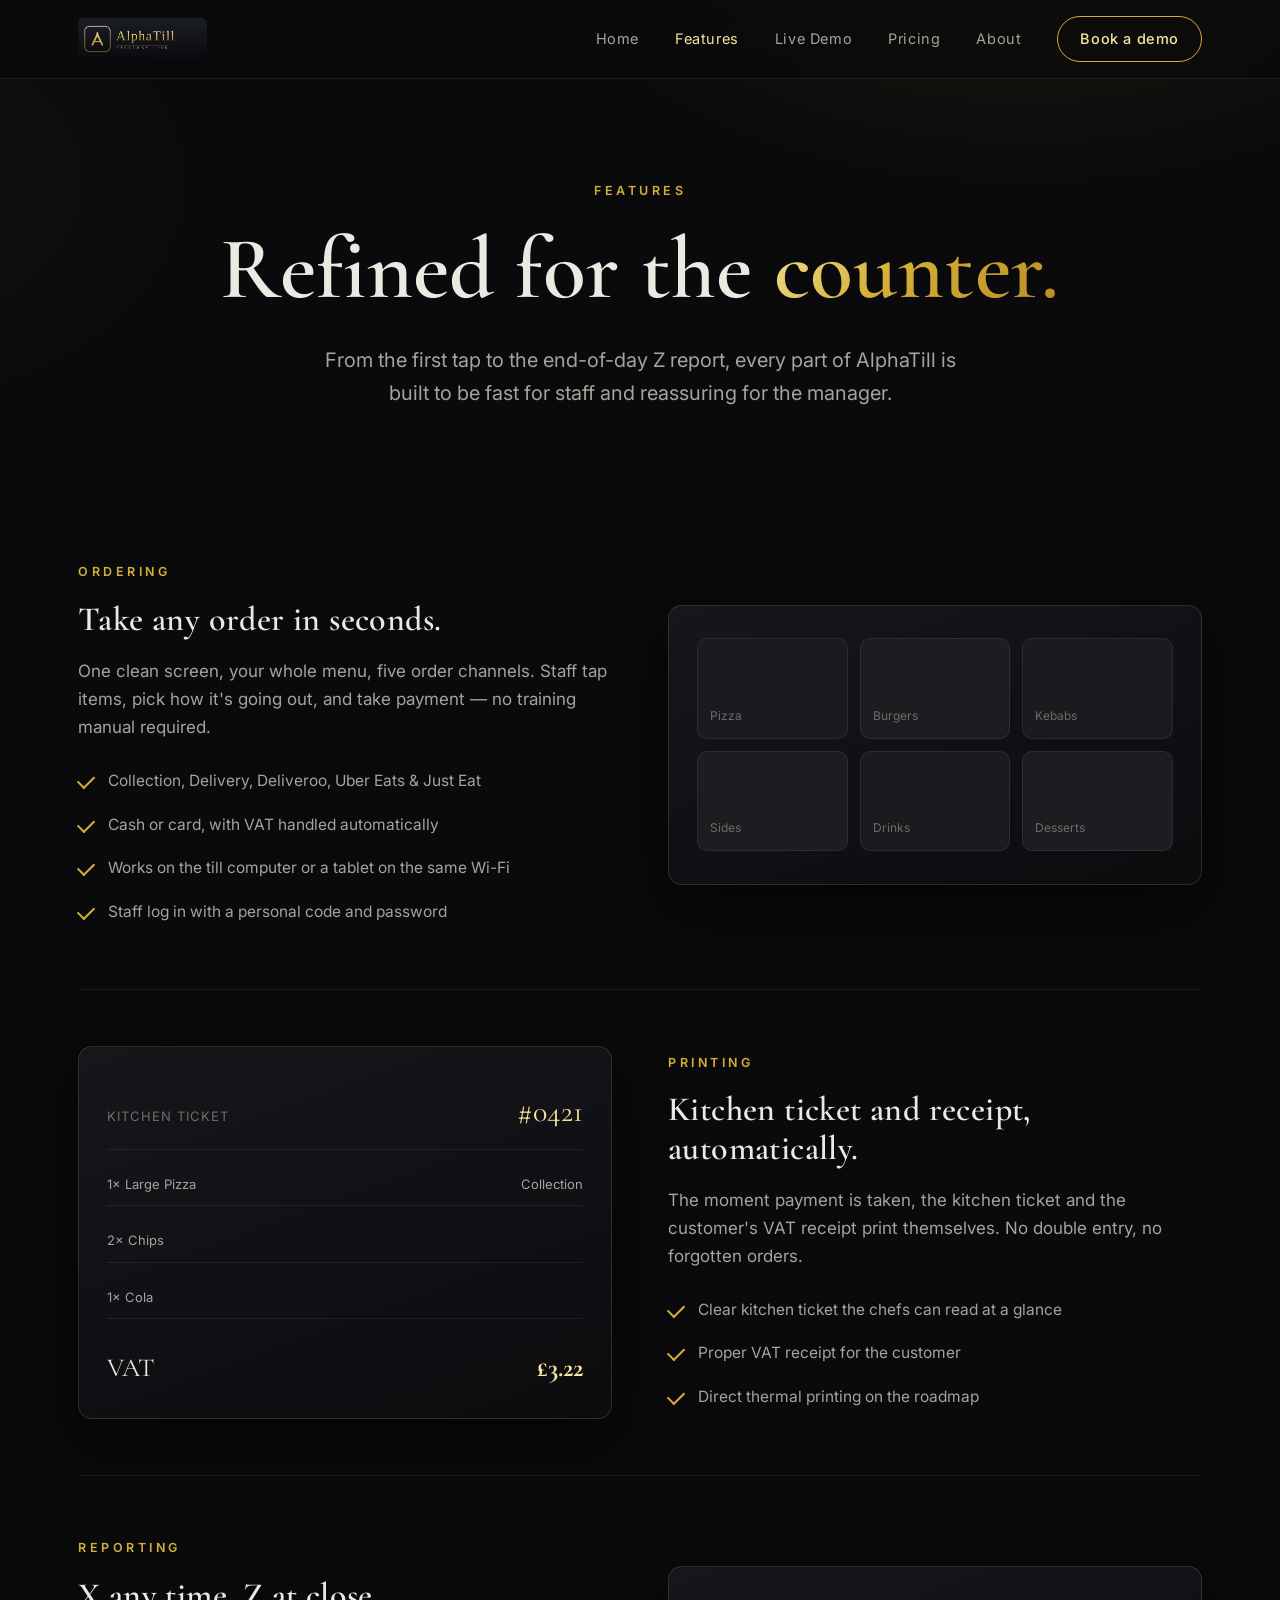
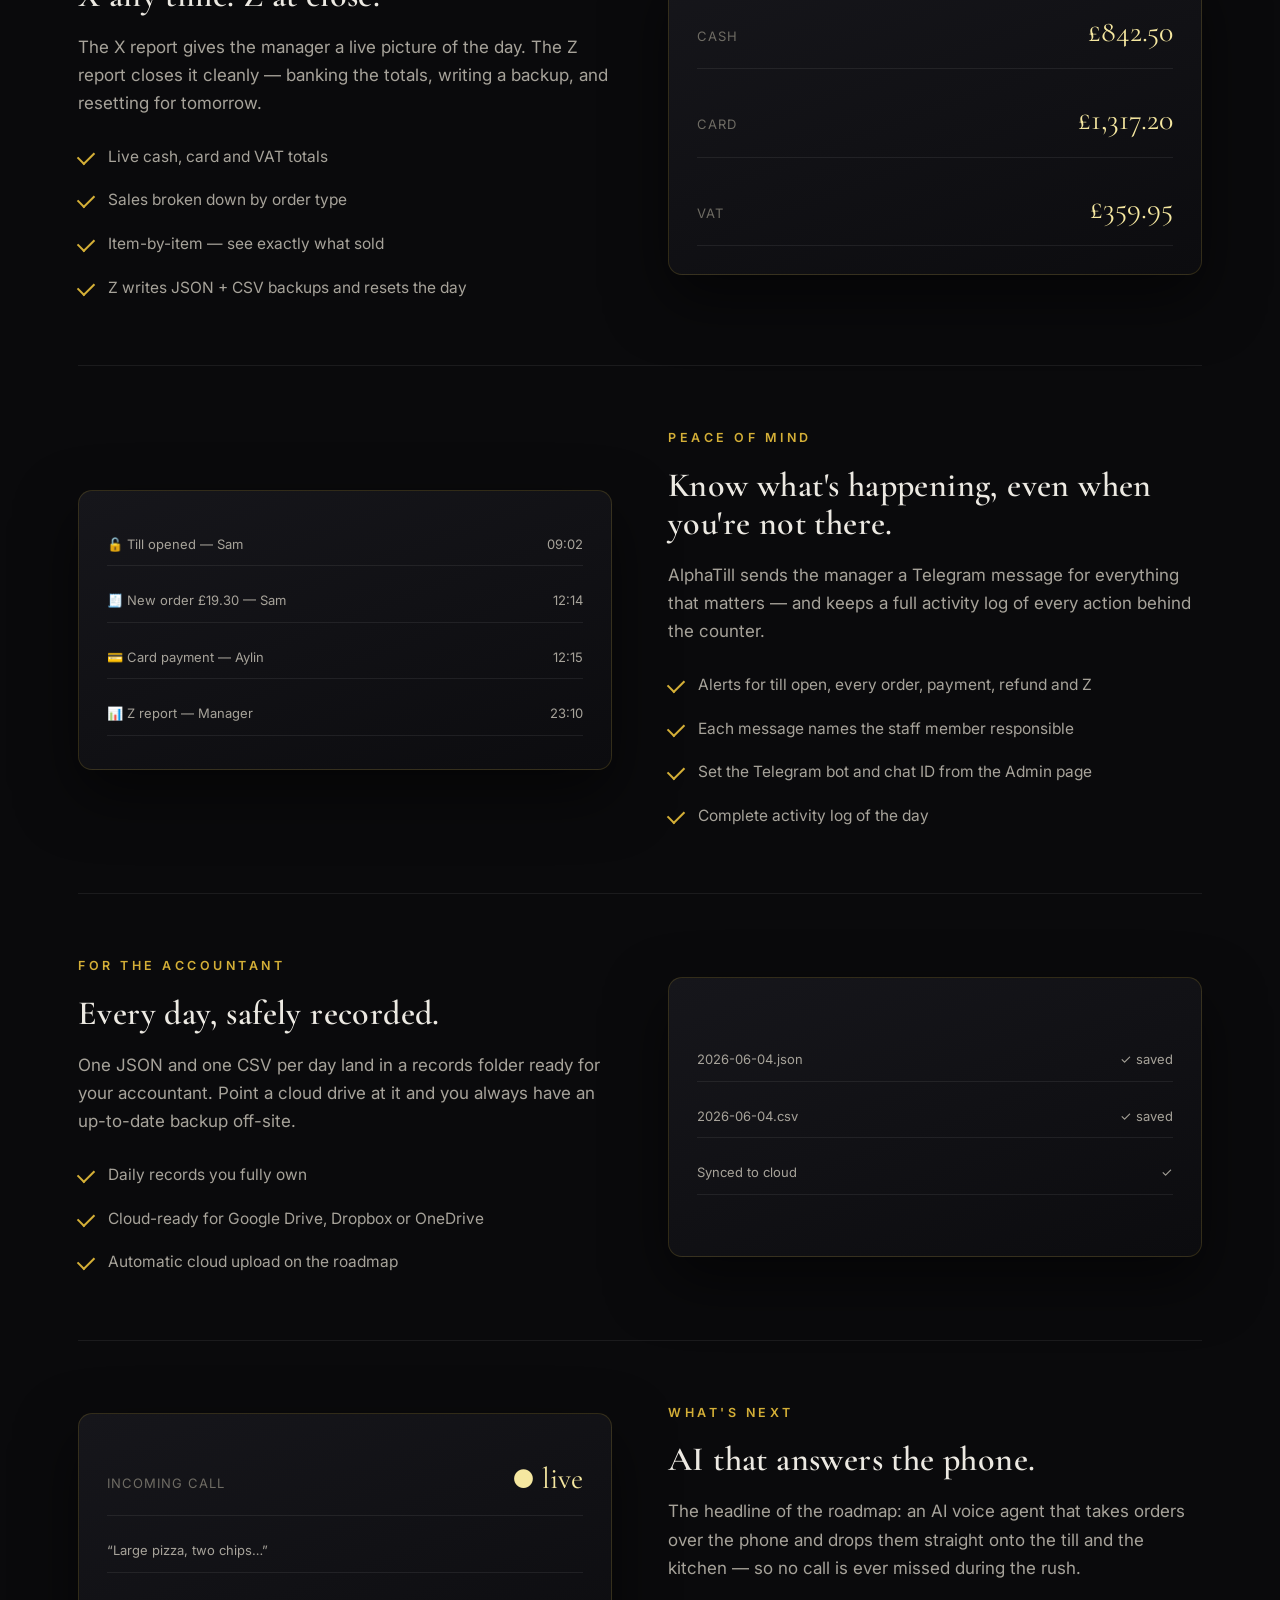
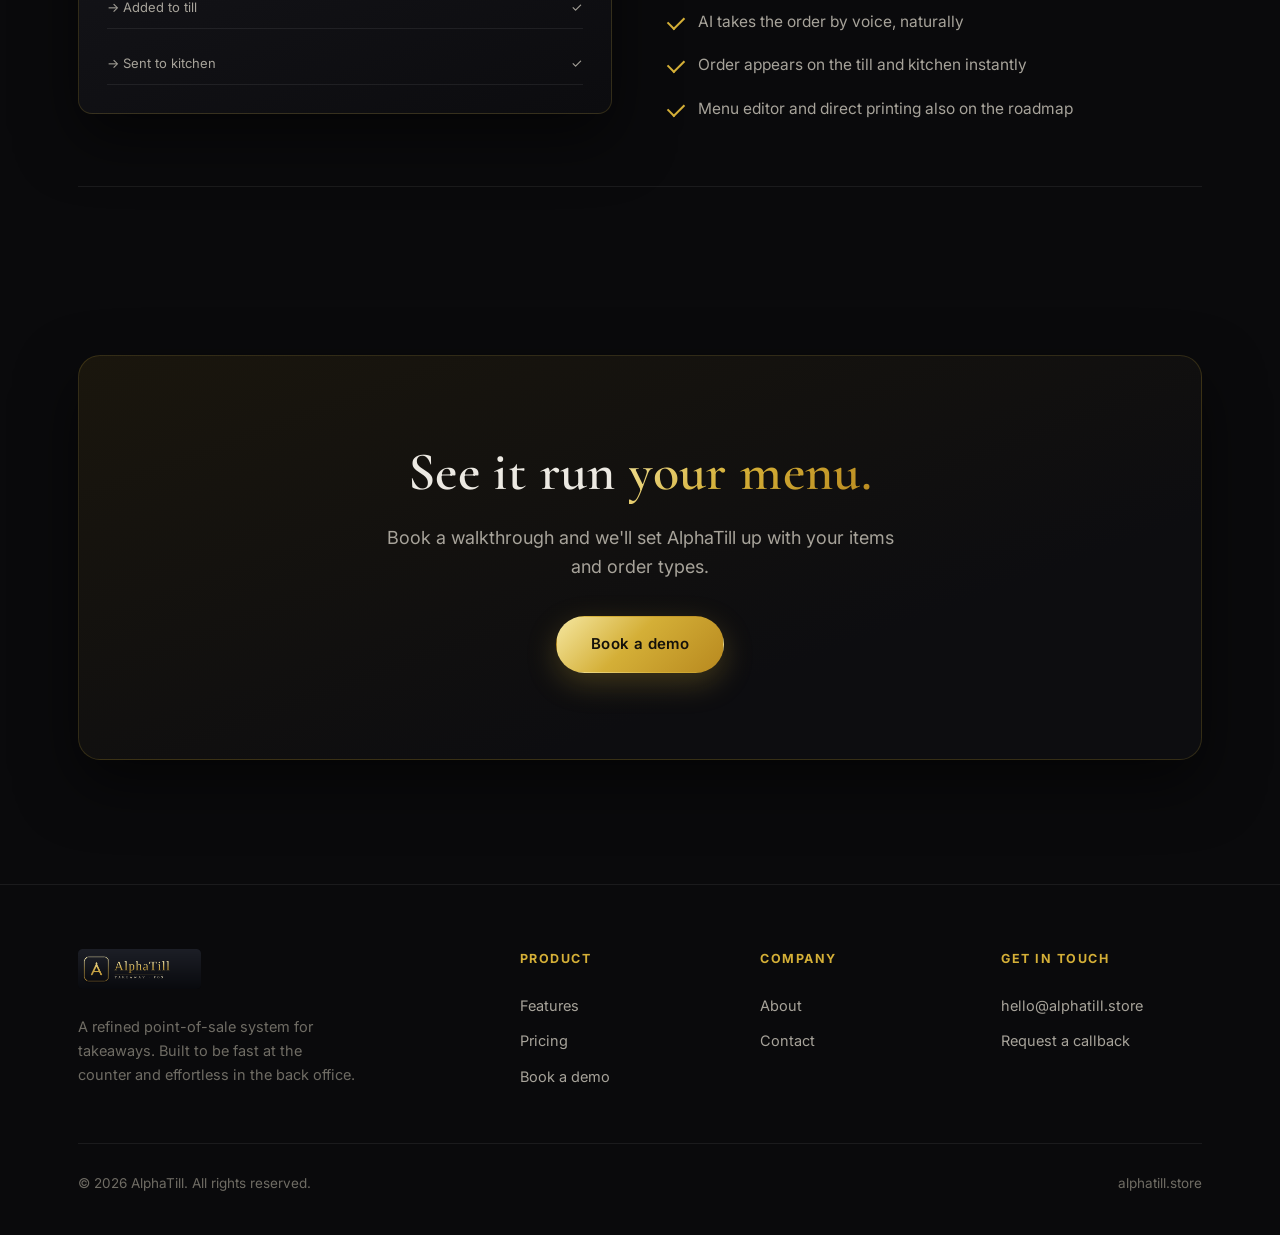
<file: features.html>
<!DOCTYPE html>
<html lang="en">
<head>
<meta charset="UTF-8" />
<meta name="viewport" content="width=device-width, initial-scale=1.0" />
<title>Features — AlphaTill</title>
<meta name="description" content="Kitchen tickets, VAT receipts, X/Z reports, five order channels, Telegram alerts, daily records and AI phone ordering — everything inside AlphaTill." />
<link rel="icon" href="img/logo.png" />
<link rel="preconnect" href="https://fonts.googleapis.com" />
<link rel="preconnect" href="https://fonts.gstatic.com" crossorigin />
<link href="https://fonts.googleapis.com/css2?family=Cormorant+Garamond:wght@500;600;700&family=Inter:wght@400;500;600;700&display=swap" rel="stylesheet" />
<link rel="stylesheet" href="css/style.css" />
</head>
<body>

<header class="site">
  <div class="wrap nav">
    <a href="index.html" class="logo"><img src="img/logo.png" alt="AlphaTill" /></a>
    <nav class="nav-links">
      <a href="index.html">Home</a>
      <a href="features.html" class="active">Features</a>
      <a href="demo.html">Live Demo</a>
      <a href="pricing.html">Pricing</a>
      <a href="about.html">About</a>
      <a href="contact.html" class="nav-cta">Book a demo</a>
    </nav>
    <button class="menu-toggle" aria-label="Menu">☰</button>
  </div>
</header>

<section class="hero" style="padding-bottom:30px;">
  <div class="wrap">
    <span class="eyebrow">Features</span>
    <h1>Refined for the <span class="gold-text">counter.</span></h1>
    <p class="lead">From the first tap to the end-of-day Z report, every part of AlphaTill is built to be fast for staff and reassuring for the manager.</p>
  </div>
</section>

<section style="padding-top:20px;">
  <div class="wrap">

    <!-- 1 -->
    <div class="feature-row">
      <div class="feature-text reveal">
        <span class="eyebrow">Ordering</span>
        <h3>Take any order in seconds.</h3>
        <p>One clean screen, your whole menu, five order channels. Staff tap items, pick how it's going out, and take payment — no training manual required.</p>
        <ul class="feature-list">
          <li>Collection, Delivery, Deliveroo, Uber Eats & Just Eat</li>
          <li>Cash or card, with VAT handled automatically</li>
          <li>Works on the till computer or a tablet on the same Wi-Fi</li>
          <li>Staff log in with a personal code and password</li>
        </ul>
      </div>
      <div class="feature-art reveal">
        <div class="mock-tiles">
          <div class="mock-tile">Pizza</div>
          <div class="mock-tile">Burgers</div>
          <div class="mock-tile">Kebabs</div>
          <div class="mock-tile">Sides</div>
          <div class="mock-tile">Drinks</div>
          <div class="mock-tile">Desserts</div>
        </div>
      </div>
    </div>

    <!-- 2 -->
    <div class="feature-row">
      <div class="feature-text reveal">
        <span class="eyebrow">Printing</span>
        <h3>Kitchen ticket and receipt, automatically.</h3>
        <p>The moment payment is taken, the kitchen ticket and the customer's VAT receipt print themselves. No double entry, no forgotten orders.</p>
        <ul class="feature-list">
          <li>Clear kitchen ticket the chefs can read at a glance</li>
          <li>Proper VAT receipt for the customer</li>
          <li>Direct thermal printing on the roadmap</li>
        </ul>
      </div>
      <div class="feature-art reveal">
        <div class="art-stat"><span class="label">Kitchen ticket</span><span class="val">#0421</span></div>
        <div class="mock-row"><span>1× Large Pizza</span><span>Collection</span></div>
        <div class="mock-row"><span>2× Chips</span><span></span></div>
        <div class="mock-row"><span>1× Cola</span><span></span></div>
        <div class="mock-total"><span>VAT</span><b>£3.22</b></div>
      </div>
    </div>

    <!-- 3 -->
    <div class="feature-row">
      <div class="feature-text reveal">
        <span class="eyebrow">Reporting</span>
        <h3>X any time. Z at close.</h3>
        <p>The X report gives the manager a live picture of the day. The Z report closes it cleanly — banking the totals, writing a backup, and resetting for tomorrow.</p>
        <ul class="feature-list">
          <li>Live cash, card and VAT totals</li>
          <li>Sales broken down by order type</li>
          <li>Item-by-item — see exactly what sold</li>
          <li>Z writes JSON + CSV backups and resets the day</li>
        </ul>
      </div>
      <div class="feature-art reveal">
        <div class="art-stat"><span class="label">Cash</span><span class="val">£842.50</span></div>
        <div class="art-stat"><span class="label">Card</span><span class="val">£1,317.20</span></div>
        <div class="art-stat"><span class="label">VAT</span><span class="val">£359.95</span></div>
      </div>
    </div>

    <!-- 4 -->
    <div class="feature-row">
      <div class="feature-text reveal">
        <span class="eyebrow">Peace of mind</span>
        <h3>Know what's happening, even when you're not there.</h3>
        <p>AlphaTill sends the manager a Telegram message for everything that matters — and keeps a full activity log of every action behind the counter.</p>
        <ul class="feature-list">
          <li>Alerts for till open, every order, payment, refund and Z</li>
          <li>Each message names the staff member responsible</li>
          <li>Set the Telegram bot and chat ID from the Admin page</li>
          <li>Complete activity log of the day</li>
        </ul>
      </div>
      <div class="feature-art reveal">
        <div class="mock-row"><span>🔓 Till opened — Sam</span><span>09:02</span></div>
        <div class="mock-row"><span>🧾 New order £19.30 — Sam</span><span>12:14</span></div>
        <div class="mock-row"><span>💳 Card payment — Aylin</span><span>12:15</span></div>
        <div class="mock-row"><span>📊 Z report — Manager</span><span>23:10</span></div>
      </div>
    </div>

    <!-- 5 -->
    <div class="feature-row">
      <div class="feature-text reveal">
        <span class="eyebrow">For the accountant</span>
        <h3>Every day, safely recorded.</h3>
        <p>One JSON and one CSV per day land in a records folder ready for your accountant. Point a cloud drive at it and you always have an up-to-date backup off-site.</p>
        <ul class="feature-list">
          <li>Daily records you fully own</li>
          <li>Cloud-ready for Google Drive, Dropbox or OneDrive</li>
          <li>Automatic cloud upload on the roadmap</li>
        </ul>
      </div>
      <div class="feature-art reveal">
        <div class="mock-row"><span>2026-06-04.json</span><span>✓ saved</span></div>
        <div class="mock-row"><span>2026-06-04.csv</span><span>✓ saved</span></div>
        <div class="mock-row"><span>Synced to cloud</span><span>✓</span></div>
      </div>
    </div>

    <!-- 6 -->
    <div class="feature-row">
      <div class="feature-text reveal">
        <span class="eyebrow">What's next</span>
        <h3>AI that answers the phone.</h3>
        <p>The headline of the roadmap: an AI voice agent that takes orders over the phone and drops them straight onto the till and the kitchen — so no call is ever missed during the rush.</p>
        <ul class="feature-list">
          <li>AI takes the order by voice, naturally</li>
          <li>Order appears on the till and kitchen instantly</li>
          <li>Menu editor and direct printing also on the roadmap</li>
        </ul>
      </div>
      <div class="feature-art reveal">
        <div class="art-stat"><span class="label">Incoming call</span><span class="val">●&nbsp;live</span></div>
        <div class="mock-row"><span>“Large pizza, two chips…”</span><span></span></div>
        <div class="mock-row"><span>→ Added to till</span><span>✓</span></div>
        <div class="mock-row"><span>→ Sent to kitchen</span><span>✓</span></div>
      </div>
    </div>

  </div>
</section>

<section>
  <div class="wrap">
    <div class="cta-band reveal">
      <h2>See it run <span class="gold-text">your menu.</span></h2>
      <p>Book a walkthrough and we'll set AlphaTill up with your items and order types.</p>
      <a href="contact.html" class="btn btn-gold">Book a demo</a>
    </div>
  </div>
</section>

<footer class="site">
  <div class="wrap">
    <div class="foot-grid">
      <div class="foot-brand">
        <img src="img/logo.png" alt="AlphaTill" />
        <p>A refined point-of-sale system for takeaways. Built to be fast at the counter and effortless in the back office.</p>
      </div>
      <div class="foot-col"><h5>Product</h5><a href="features.html">Features</a><a href="pricing.html">Pricing</a><a href="contact.html">Book a demo</a></div>
      <div class="foot-col"><h5>Company</h5><a href="about.html">About</a><a href="contact.html">Contact</a></div>
      <div class="foot-col"><h5>Get in touch</h5><a href="mailto:hello@alphatill.store">hello@alphatill.store</a><a href="contact.html">Request a callback</a></div>
    </div>
    <div class="foot-bottom"><span>© 2026 AlphaTill. All rights reserved.</span><span>alphatill.store</span></div>
  </div>
</footer>

<script src="js/main.js"></script>
</body>
</html>
</file>
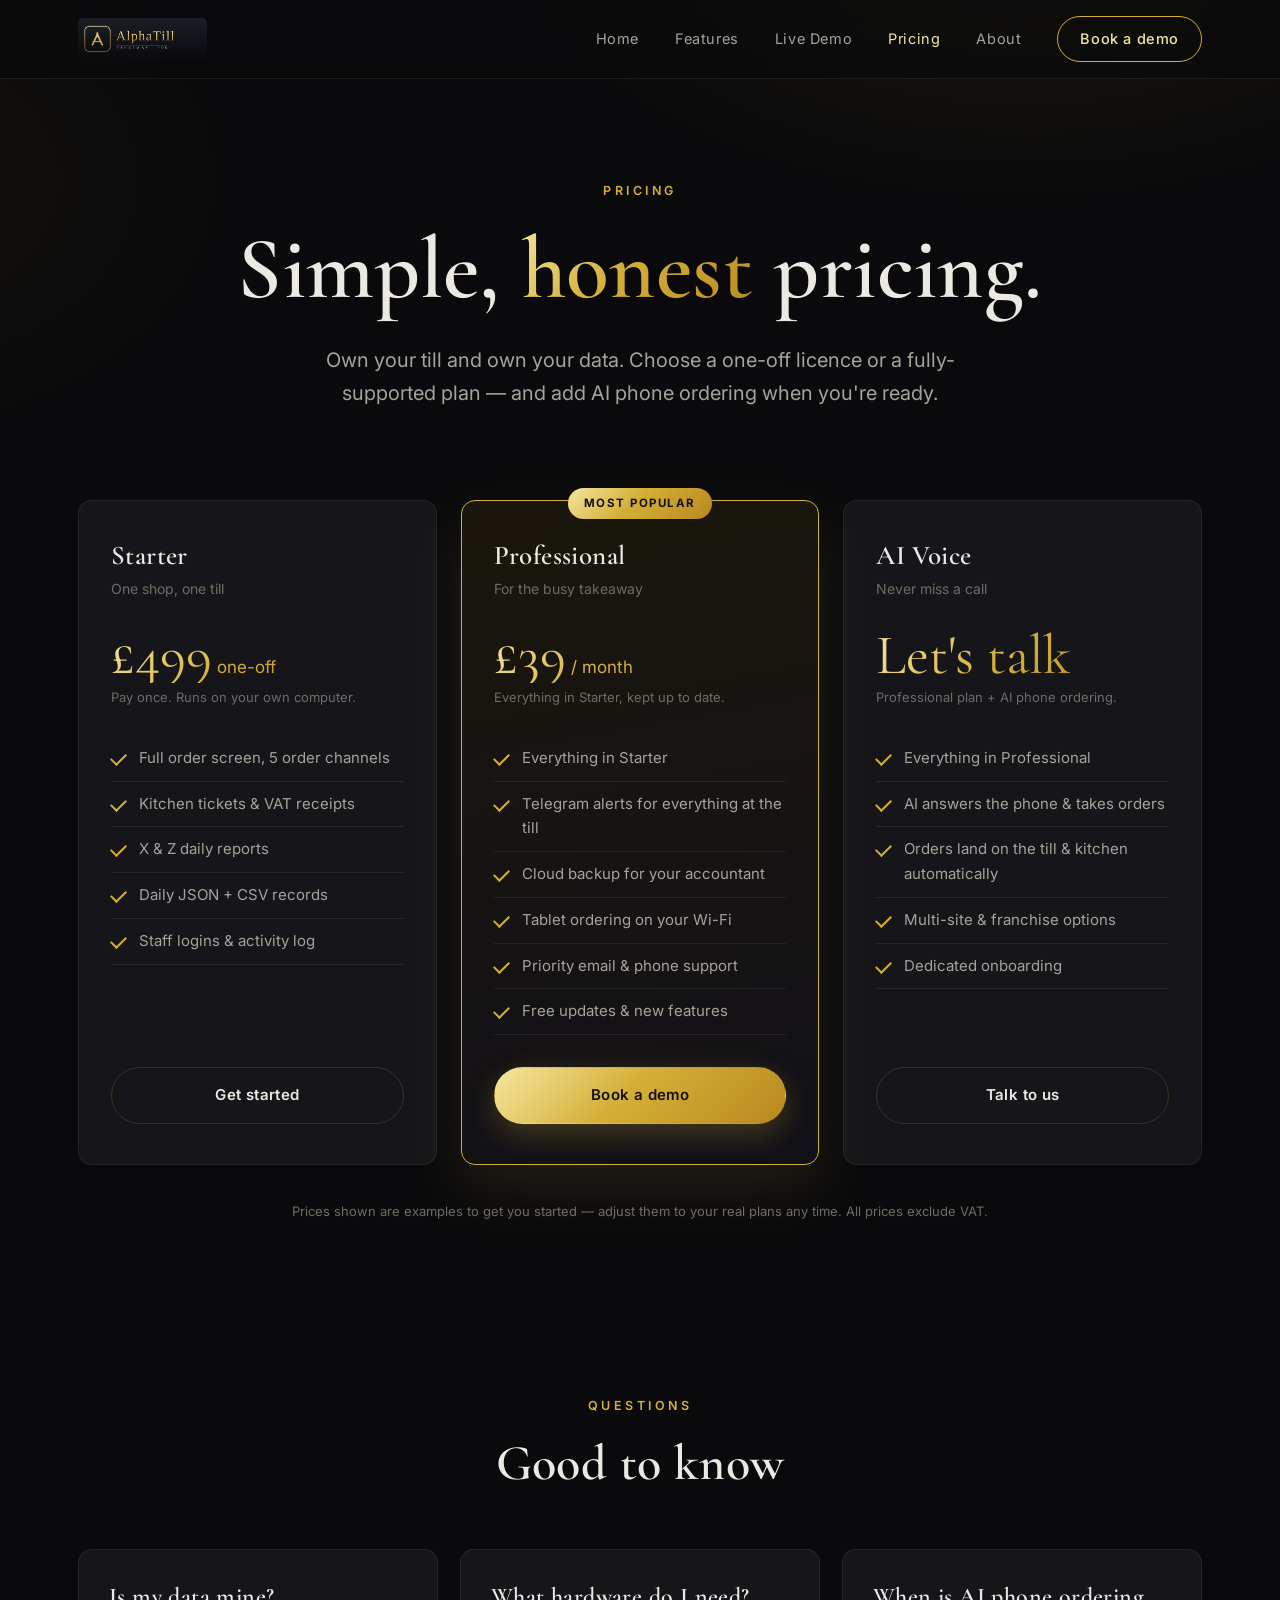
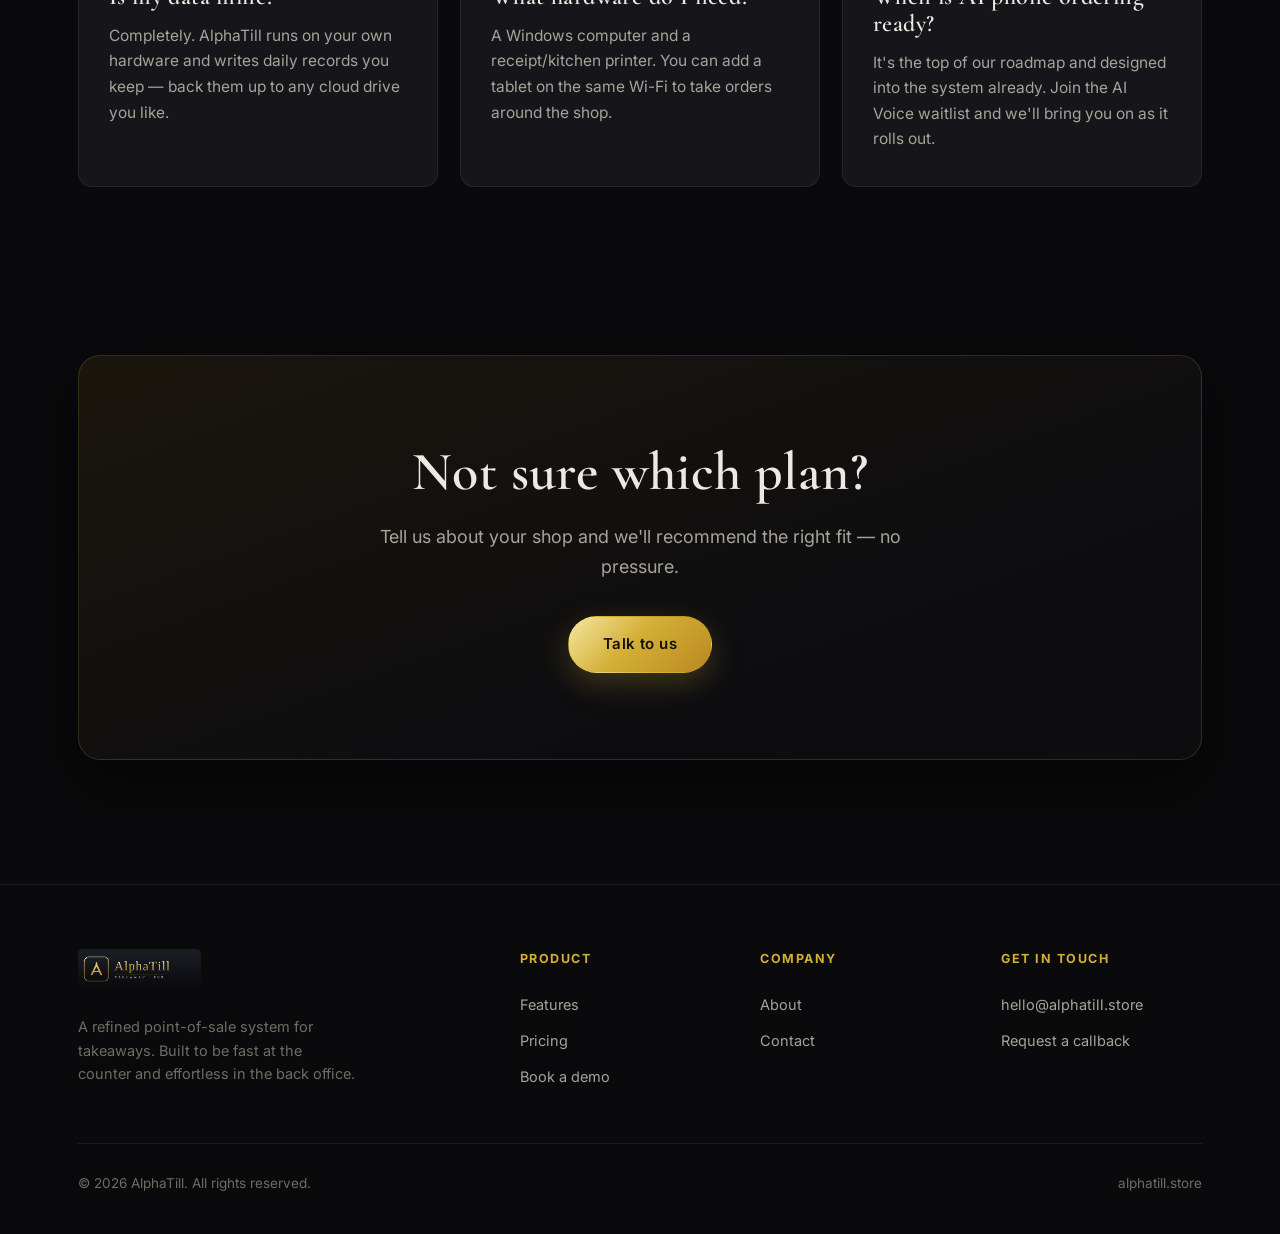
<file: pricing.html>
<!DOCTYPE html>
<html lang="en">
<head>
<meta charset="UTF-8" />
<meta name="viewport" content="width=device-width, initial-scale=1.0" />
<title>Pricing — AlphaTill</title>
<meta name="description" content="Simple, honest pricing for AlphaTill. Own your till, own your data." />
<link rel="icon" href="img/logo.png" />
<link rel="preconnect" href="https://fonts.googleapis.com" />
<link rel="preconnect" href="https://fonts.gstatic.com" crossorigin />
<link href="https://fonts.googleapis.com/css2?family=Cormorant+Garamond:wght@500;600;700&family=Inter:wght@400;500;600;700&display=swap" rel="stylesheet" />
<link rel="stylesheet" href="css/style.css" />
</head>
<body>

<header class="site">
  <div class="wrap nav">
    <a href="index.html" class="logo"><img src="img/logo.png" alt="AlphaTill" /></a>
    <nav class="nav-links">
      <a href="index.html">Home</a>
      <a href="features.html">Features</a>
      <a href="demo.html">Live Demo</a>
      <a href="pricing.html" class="active">Pricing</a>
      <a href="about.html">About</a>
      <a href="contact.html" class="nav-cta">Book a demo</a>
    </nav>
    <button class="menu-toggle" aria-label="Menu">☰</button>
  </div>
</header>

<section class="hero" style="padding-bottom:30px;">
  <div class="wrap">
    <span class="eyebrow">Pricing</span>
    <h1>Simple, <span class="gold-text">honest</span> pricing.</h1>
    <p class="lead">Own your till and own your data. Choose a one-off licence or a fully-supported plan — and add AI phone ordering when you're ready.</p>
  </div>
</section>

<section style="padding-top:20px;">
  <div class="wrap">
    <div class="price-grid">

      <div class="price-card reveal">
        <h3>Starter</h3>
        <p class="sub">One shop, one till</p>
        <div class="price-amount gold-text">£499<span> one-off</span></div>
        <p class="price-foot">Pay once. Runs on your own computer.</p>
        <ul class="price-features">
          <li>Full order screen, 5 order channels</li>
          <li>Kitchen tickets & VAT receipts</li>
          <li>X & Z daily reports</li>
          <li>Daily JSON + CSV records</li>
          <li>Staff logins & activity log</li>
        </ul>
        <a href="contact.html" class="btn btn-ghost">Get started</a>
      </div>

      <div class="price-card featured reveal">
        <span class="price-badge">Most popular</span>
        <h3>Professional</h3>
        <p class="sub">For the busy takeaway</p>
        <div class="price-amount gold-text">£39<span> / month</span></div>
        <p class="price-foot">Everything in Starter, kept up to date.</p>
        <ul class="price-features">
          <li>Everything in Starter</li>
          <li>Telegram alerts for everything at the till</li>
          <li>Cloud backup for your accountant</li>
          <li>Tablet ordering on your Wi-Fi</li>
          <li>Priority email & phone support</li>
          <li>Free updates & new features</li>
        </ul>
        <a href="contact.html" class="btn btn-gold">Book a demo</a>
      </div>

      <div class="price-card reveal">
        <h3>AI Voice</h3>
        <p class="sub">Never miss a call</p>
        <div class="price-amount gold-text">Let's talk</div>
        <p class="price-foot">Professional plan + AI phone ordering.</p>
        <ul class="price-features">
          <li>Everything in Professional</li>
          <li>AI answers the phone & takes orders</li>
          <li>Orders land on the till & kitchen automatically</li>
          <li>Multi-site & franchise options</li>
          <li>Dedicated onboarding</li>
        </ul>
        <a href="contact.html" class="btn btn-ghost">Talk to us</a>
      </div>

    </div>

    <p class="form-note" style="margin-top:36px;">Prices shown are examples to get you started — adjust them to your real plans any time. All prices exclude VAT.</p>
  </div>
</section>

<section>
  <div class="wrap">
    <div class="section-head">
      <span class="eyebrow">Questions</span>
      <h2>Good to know</h2>
    </div>
    <div class="grid grid-3">
      <div class="card reveal"><h3>Is my data mine?</h3><p>Completely. AlphaTill runs on your own hardware and writes daily records you keep — back them up to any cloud drive you like.</p></div>
      <div class="card reveal"><h3>What hardware do I need?</h3><p>A Windows computer and a receipt/kitchen printer. You can add a tablet on the same Wi-Fi to take orders around the shop.</p></div>
      <div class="card reveal"><h3>When is AI phone ordering ready?</h3><p>It's the top of our roadmap and designed into the system already. Join the AI Voice waitlist and we'll bring you on as it rolls out.</p></div>
    </div>
  </div>
</section>

<section>
  <div class="wrap">
    <div class="cta-band reveal">
      <h2>Not sure which plan?</h2>
      <p>Tell us about your shop and we'll recommend the right fit — no pressure.</p>
      <a href="contact.html" class="btn btn-gold">Talk to us</a>
    </div>
  </div>
</section>

<footer class="site">
  <div class="wrap">
    <div class="foot-grid">
      <div class="foot-brand"><img src="img/logo.png" alt="AlphaTill" /><p>A refined point-of-sale system for takeaways. Built to be fast at the counter and effortless in the back office.</p></div>
      <div class="foot-col"><h5>Product</h5><a href="features.html">Features</a><a href="pricing.html">Pricing</a><a href="contact.html">Book a demo</a></div>
      <div class="foot-col"><h5>Company</h5><a href="about.html">About</a><a href="contact.html">Contact</a></div>
      <div class="foot-col"><h5>Get in touch</h5><a href="mailto:hello@alphatill.store">hello@alphatill.store</a><a href="contact.html">Request a callback</a></div>
    </div>
    <div class="foot-bottom"><span>© 2026 AlphaTill. All rights reserved.</span><span>alphatill.store</span></div>
  </div>
</footer>

<script src="js/main.js"></script>
</body>
</html>
</file>
<file: css/style.css>
/* ============================================================
   AlphaTill — Luxury marketing site
   Dark & gold theme
   ============================================================ */

:root {
  --bg:        #0a0a0c;
  --bg-soft:   #111114;
  --bg-card:   #16161a;
  --bg-elev:   #1c1c21;
  --line:      rgba(212,175,55,0.18);
  --line-soft: rgba(255,255,255,0.07);

  --gold:      #d4af37;
  --gold-lite: #f5e7a0;
  --gold-deep: #c9a227;
  --gold-grad: linear-gradient(135deg, #f5e7a0 0%, #d4af37 45%, #b8891f 100%);

  --text:      #ece9e2;
  --text-soft: #a7a39a;
  --text-dim:  #6f6c64;

  --serif: "Cormorant Garamond", "Playfair Display", Georgia, serif;
  --sans:  "Inter", -apple-system, BlinkMacSystemFont, "Segoe UI", sans-serif;

  --maxw: 1180px;
  --radius: 14px;
  --shadow: 0 24px 60px rgba(0,0,0,0.55);
}

* { margin: 0; padding: 0; box-sizing: border-box; }

html { scroll-behavior: smooth; }

body {
  background: var(--bg);
  color: var(--text);
  font-family: var(--sans);
  font-size: 17px;
  line-height: 1.65;
  -webkit-font-smoothing: antialiased;
  overflow-x: hidden;
}

/* subtle luxe background grain/glow */
body::before {
  content: "";
  position: fixed;
  inset: 0;
  background:
    radial-gradient(900px 500px at 80% -10%, rgba(212,175,55,0.10), transparent 60%),
    radial-gradient(700px 500px at -10% 20%, rgba(212,175,55,0.05), transparent 55%);
  pointer-events: none;
  z-index: 0;
}

.wrap { max-width: var(--maxw); margin: 0 auto; padding: 0 28px; position: relative; z-index: 1; }

h1, h2, h3 { font-family: var(--serif); font-weight: 600; line-height: 1.12; letter-spacing: 0.4px; }

a { color: inherit; text-decoration: none; transition: color .25s ease, opacity .25s ease; }

.gold-text {
  background: var(--gold-grad);
  -webkit-background-clip: text;
  background-clip: text;
  -webkit-text-fill-color: transparent;
}

.eyebrow {
  font-family: var(--sans);
  font-size: 12.5px;
  letter-spacing: 3.5px;
  text-transform: uppercase;
  color: var(--gold);
  font-weight: 600;
  margin-bottom: 18px;
  display: inline-block;
}

/* ---------- Header ---------- */
header.site {
  position: sticky;
  top: 0;
  z-index: 50;
  backdrop-filter: blur(14px);
  background: rgba(10,10,12,0.72);
  border-bottom: 1px solid var(--line-soft);
}
.nav {
  display: flex;
  align-items: center;
  justify-content: space-between;
  height: 78px;
}
.nav .logo img { height: 42px; display: block; }
.nav-links { display: flex; align-items: center; gap: 36px; }
.nav-links a {
  font-size: 14.5px;
  letter-spacing: 0.6px;
  color: var(--text-soft);
}
.nav-links a:hover, .nav-links a.active { color: var(--gold-lite); }
.nav-cta {
  border: 1px solid var(--gold);
  padding: 10px 22px;
  border-radius: 999px;
  color: var(--gold-lite) !important;
  font-weight: 500;
}
.nav-cta:hover { background: var(--gold); color: #14110a !important; }

.menu-toggle { display: none; background: none; border: 0; color: var(--gold); font-size: 26px; cursor: pointer; }

/* ---------- Buttons ---------- */
.btn {
  display: inline-block;
  font-family: var(--sans);
  font-size: 15px;
  font-weight: 600;
  letter-spacing: 0.4px;
  padding: 15px 34px;
  border-radius: 999px;
  cursor: pointer;
  border: 1px solid transparent;
  transition: transform .2s ease, box-shadow .25s ease, background .25s ease;
}
.btn-gold {
  background: var(--gold-grad);
  color: #14110a;
  box-shadow: 0 10px 30px rgba(212,175,55,0.25);
}
.btn-gold:hover { transform: translateY(-2px); box-shadow: 0 16px 40px rgba(212,175,55,0.38); }
.btn-ghost { border: 1px solid var(--line); color: var(--text); }
.btn-ghost:hover { border-color: var(--gold); color: var(--gold-lite); }

/* ---------- Hero ---------- */
.hero { padding: 96px 0 70px; text-align: center; }
.hero h1 { font-size: clamp(44px, 7vw, 88px); margin-bottom: 26px; }
.hero p.lead {
  font-size: 20px;
  color: var(--text-soft);
  max-width: 640px;
  margin: 0 auto 40px;
}
.hero-actions { display: flex; gap: 16px; justify-content: center; flex-wrap: wrap; }
.hero-note { margin-top: 22px; font-size: 13.5px; color: var(--text-dim); letter-spacing: 0.5px; }

.hairline {
  width: 70px; height: 1px;
  background: var(--gold-grad);
  margin: 0 auto 28px;
}

/* device mock under hero */
.hero-visual {
  margin: 70px auto 0;
  max-width: 940px;
  border-radius: 18px;
  border: 1px solid var(--line);
  background: linear-gradient(160deg, #15151a, #0c0c0f);
  box-shadow: var(--shadow);
  padding: 26px;
}
.mock-bar { display: flex; gap: 8px; margin-bottom: 20px; }
.mock-bar span { width: 11px; height: 11px; border-radius: 50%; background: #2a2a30; }
.mock-grid { display: grid; grid-template-columns: 1.6fr 1fr; gap: 18px; }
.mock-tiles { display: grid; grid-template-columns: repeat(3, 1fr); gap: 12px; }
.mock-tile { aspect-ratio: 1.5; border-radius: 10px; border: 1px solid var(--line-soft);
  background: var(--bg-elev); display: flex; align-items: flex-end; padding: 12px; font-size: 12px; color: var(--text-dim); }
.mock-tile:nth-child(odd) { background: #1a1a1f; }
.mock-side { border-radius: 10px; border: 1px solid var(--line); background: #131317; padding: 18px; }
.mock-row { display: flex; justify-content: space-between; padding: 10px 0; border-bottom: 1px solid var(--line-soft); font-size: 13px; color: var(--text-soft); }
.mock-total { display: flex; justify-content: space-between; padding-top: 14px; font-family: var(--serif); font-size: 26px; }
.mock-total b { color: var(--gold-lite); }

/* ---------- Sections ---------- */
section { padding: 84px 0; position: relative; z-index: 1; }
.section-head { text-align: center; max-width: 620px; margin: 0 auto 58px; }
.section-head h2 { font-size: clamp(32px, 4.5vw, 50px); margin-bottom: 18px; }
.section-head p { color: var(--text-soft); font-size: 18px; }

.divider { height: 1px; background: var(--line-soft); }

/* feature grid */
.grid { display: grid; gap: 22px; }
.grid-3 { grid-template-columns: repeat(3, 1fr); }
.grid-2 { grid-template-columns: repeat(2, 1fr); }

.card {
  background: var(--bg-card);
  border: 1px solid var(--line-soft);
  border-radius: var(--radius);
  padding: 34px 30px;
  transition: transform .25s ease, border-color .25s ease, box-shadow .25s ease;
}
.card:hover { transform: translateY(-4px); border-color: var(--line); box-shadow: var(--shadow); }
.card .icon {
  width: 52px; height: 52px; border-radius: 12px;
  display: flex; align-items: center; justify-content: center;
  border: 1px solid var(--line);
  background: rgba(212,175,55,0.06);
  margin-bottom: 22px;
}
.card .icon svg { width: 26px; height: 26px; stroke: var(--gold); fill: none; stroke-width: 1.6; }
.card h3 { font-size: 24px; margin-bottom: 12px; color: var(--text); }
.card p { color: var(--text-soft); font-size: 15.5px; }

/* alternating detail rows (features page) */
.feature-row {
  display: grid;
  grid-template-columns: 1fr 1fr;
  gap: 56px;
  align-items: center;
  padding: 56px 0;
  border-bottom: 1px solid var(--line-soft);
}
.feature-row:nth-child(even) .feature-text { order: 2; }
.feature-text h3 { font-size: 34px; margin-bottom: 18px; }
.feature-text p { color: var(--text-soft); margin-bottom: 18px; }
.feature-list { list-style: none; }
.feature-list li { padding: 9px 0 9px 30px; position: relative; color: var(--text-soft); font-size: 15.5px; }
.feature-list li::before {
  content: "";
  position: absolute; left: 0; top: 16px;
  width: 14px; height: 8px;
  border-left: 2px solid var(--gold);
  border-bottom: 2px solid var(--gold);
  transform: rotate(-45deg);
}
.feature-art {
  border-radius: var(--radius);
  border: 1px solid var(--line);
  background: linear-gradient(160deg, #16161b, #0c0c0f);
  min-height: 280px;
  box-shadow: var(--shadow);
  padding: 28px;
  display: flex; flex-direction: column; justify-content: center; gap: 14px;
}
.art-stat { display: flex; justify-content: space-between; align-items: baseline; padding: 12px 0; border-bottom: 1px solid var(--line-soft); }
.art-stat .label { color: var(--text-dim); font-size: 13px; letter-spacing: 1px; text-transform: uppercase; }
.art-stat .val { font-family: var(--serif); font-size: 30px; color: var(--gold-lite); }
.art-chip { display: inline-block; padding: 7px 14px; border: 1px solid var(--line); border-radius: 999px; font-size: 12.5px; color: var(--text-soft); margin: 3px 4px 0 0; }

/* ---------- Pricing ---------- */
.price-grid { display: grid; grid-template-columns: repeat(3, 1fr); gap: 24px; align-items: stretch; }
.price-card {
  background: var(--bg-card);
  border: 1px solid var(--line-soft);
  border-radius: var(--radius);
  padding: 40px 32px;
  display: flex; flex-direction: column;
}
.price-card.featured {
  border-color: var(--gold);
  background: linear-gradient(170deg, #1a160d, #121117);
  position: relative;
  box-shadow: 0 24px 60px rgba(212,175,55,0.12);
}
.price-badge {
  position: absolute; top: -13px; left: 50%; transform: translateX(-50%);
  background: var(--gold-grad); color: #14110a;
  font-size: 11.5px; font-weight: 700; letter-spacing: 1.5px; text-transform: uppercase;
  padding: 6px 16px; border-radius: 999px;
}
.price-card h3 { font-size: 27px; margin-bottom: 6px; }
.price-card .sub { color: var(--text-dim); font-size: 14px; margin-bottom: 26px; }
.price-amount { font-family: var(--serif); font-size: 56px; line-height: 1; margin-bottom: 4px; }
.price-amount span { font-size: 17px; color: var(--text-dim); font-family: var(--sans); }
.price-foot { color: var(--text-dim); font-size: 13px; margin-bottom: 28px; }
.price-features { list-style: none; margin-bottom: 32px; flex: 1; }
.price-features li { padding: 10px 0 10px 28px; position: relative; color: var(--text-soft); font-size: 15px; border-bottom: 1px solid var(--line-soft); }
.price-features li::before {
  content: ""; position: absolute; left: 0; top: 17px;
  width: 13px; height: 7px; border-left: 2px solid var(--gold); border-bottom: 2px solid var(--gold);
  transform: rotate(-45deg);
}
.price-card .btn { width: 100%; text-align: center; }

/* ---------- Stats strip ---------- */
.stats { display: grid; grid-template-columns: repeat(4, 1fr); gap: 24px; text-align: center; }
.stat .num { font-family: var(--serif); font-size: 50px; }
.stat .lbl { color: var(--text-soft); font-size: 14px; letter-spacing: 0.5px; }

/* ---------- CTA band ---------- */
.cta-band { text-align: center; padding: 86px 28px; border-radius: 22px;
  border: 1px solid var(--line);
  background: linear-gradient(160deg, #1a160d 0%, #0d0d10 70%);
  box-shadow: var(--shadow); }
.cta-band h2 { font-size: clamp(32px, 5vw, 54px); margin-bottom: 20px; }
.cta-band p { color: var(--text-soft); font-size: 18px; max-width: 540px; margin: 0 auto 34px; }

/* ---------- Forms ---------- */
.form-wrap { max-width: 640px; margin: 0 auto; }
.field { margin-bottom: 22px; }
.field label { display: block; font-size: 13px; letter-spacing: 1px; text-transform: uppercase; color: var(--text-dim); margin-bottom: 9px; }
.field input, .field select, .field textarea {
  width: 100%;
  background: var(--bg-soft);
  border: 1px solid var(--line-soft);
  border-radius: 10px;
  padding: 14px 16px;
  color: var(--text);
  font-family: var(--sans);
  font-size: 15.5px;
  transition: border-color .2s ease;
}
.field input:focus, .field select:focus, .field textarea:focus { outline: none; border-color: var(--gold); }
.field textarea { min-height: 130px; resize: vertical; }
.form-grid { display: grid; grid-template-columns: 1fr 1fr; gap: 22px; }
.form-note { color: var(--text-dim); font-size: 13px; text-align: center; margin-top: 18px; }

.contact-info { display: grid; grid-template-columns: repeat(3,1fr); gap: 22px; margin-top: 64px; text-align: center; }
.contact-info .ci h4 { font-family: var(--sans); font-size: 13px; letter-spacing: 1.5px; text-transform: uppercase; color: var(--text-dim); margin-bottom: 8px; }
.contact-info .ci p { color: var(--gold-lite); font-size: 17px; }

/* ---------- About ---------- */
.about-lead { max-width: 760px; margin: 0 auto; text-align: center; }
.about-lead p { font-size: 21px; color: var(--text-soft); font-family: var(--serif); line-height: 1.5; }
.values { display: grid; grid-template-columns: repeat(3,1fr); gap: 24px; margin-top: 60px; }

/* ---------- Footer ---------- */
footer.site {
  border-top: 1px solid var(--line-soft);
  padding: 64px 0 40px;
  margin-top: 40px;
  position: relative; z-index: 1;
}
.foot-grid { display: grid; grid-template-columns: 2fr 1fr 1fr 1fr; gap: 40px; margin-bottom: 48px; }
.foot-brand img { height: 40px; margin-bottom: 18px; }
.foot-brand p { color: var(--text-dim); font-size: 14.5px; max-width: 280px; }
.foot-col h5 { font-family: var(--sans); font-size: 12.5px; letter-spacing: 1.5px; text-transform: uppercase; color: var(--gold); margin-bottom: 18px; }
.foot-col a { display: block; color: var(--text-soft); font-size: 14.5px; padding: 6px 0; }
.foot-col a:hover { color: var(--gold-lite); }
.foot-bottom { display: flex; justify-content: space-between; align-items: center; padding-top: 28px; border-top: 1px solid var(--line-soft); color: var(--text-dim); font-size: 13.5px; flex-wrap: wrap; gap: 12px; }

/* ---------- reveal animation ---------- */
.reveal { opacity: 0; transform: translateY(26px); transition: opacity .7s ease, transform .7s ease; }
.reveal.in { opacity: 1; transform: none; }

/* ---------- Responsive ---------- */
@media (max-width: 920px) {
  .grid-3, .price-grid, .stats, .contact-info, .values { grid-template-columns: 1fr 1fr; }
  .foot-grid { grid-template-columns: 1fr 1fr; }
  .mock-grid { grid-template-columns: 1fr; }
}
@media (max-width: 720px) {
  .nav-links { display: none; }
  .nav-links.open {
    display: flex; flex-direction: column; position: absolute; top: 78px; left: 0; right: 0;
    background: var(--bg-soft); border-bottom: 1px solid var(--line); padding: 24px 28px; gap: 20px;
  }
  .menu-toggle { display: block; }
  .feature-row { grid-template-columns: 1fr; gap: 28px; }
  .feature-row:nth-child(even) .feature-text { order: 0; }
  .grid-3, .grid-2, .price-grid, .stats, .contact-info, .values, .form-grid, .foot-grid { grid-template-columns: 1fr; }
  section { padding: 60px 0; }
  .hero { padding: 60px 0 40px; }
}

/* ---------- Scroll-driven brand reveal ---------- */
.brand-reveal { height: 200vh; position: relative; z-index: 1; }
.brand-video {
  position: absolute; inset: 0;
  width: 100%; height: 100%;
  object-fit: cover;
  background: #050507;
}
@media (max-width: 720px) { .brand-video { object-fit: contain; } }
.brand-sticky {
  position: sticky; top: 0; height: 100vh;
  display: flex; flex-direction: column;
  align-items: center; justify-content: center;
  overflow: hidden;
}
.brand-glow {
  position: absolute;
  width: 72vw; height: 72vw; max-width: 780px; max-height: 780px;
  background: radial-gradient(circle, rgba(212,175,55,0.16), transparent 62%);
  filter: blur(44px);
  pointer-events: none;
  opacity: 0;
}
.brand-logo-wrap {
  position: relative;
  will-change: transform, filter, opacity;
  transform: scale(1.3);
  filter: blur(16px);
  opacity: 0;
}
.brand-logo { width: min(700px, 88vw); display: block; }
.brand-shine {
  position: absolute; inset: 0;
  pointer-events: none;
  background: linear-gradient(105deg, transparent 38%, rgba(255,248,219,0.55) 50%, transparent 62%);
  background-size: 220% 100%;
  background-position: 120% 0;
  mix-blend-mode: screen;
  opacity: 0;
}
.brand-tag {
  margin-top: 34px;
  font-family: var(--sans);
  font-size: 13px; letter-spacing: 16px; text-transform: uppercase;
  color: var(--gold);
  opacity: 0;
  will-change: opacity, letter-spacing;
  padding-left: 16px;
}
.brand-scrollcue {
  position: absolute; bottom: 38px; left: 50%; transform: translateX(-50%);
  color: var(--text-dim); font-size: 11.5px; letter-spacing: 3px; text-transform: uppercase;
  display: flex; flex-direction: column; align-items: center; gap: 10px;
}
.brand-scrollcue::after {
  content: ""; width: 1px; height: 34px;
  background: linear-gradient(var(--gold), transparent);
  animation: cueDrop 1.8s ease-in-out infinite;
}
@keyframes cueDrop {
  0%, 100% { opacity: 0.3; transform: scaleY(0.6); transform-origin: top; }
  50% { opacity: 1; transform: scaleY(1); transform-origin: top; }
}
@media (max-width: 720px) { .brand-reveal { height: 150vh; } .brand-tag { letter-spacing: 10px; } }
@media (prefers-reduced-motion: reduce) {
  .brand-reveal { height: auto; }
  .brand-sticky { height: auto; padding: 0; }
  .brand-video { position: static; width: 100%; height: auto; object-fit: contain; }
  .brand-scrollcue { display: none; }
}
</file>
